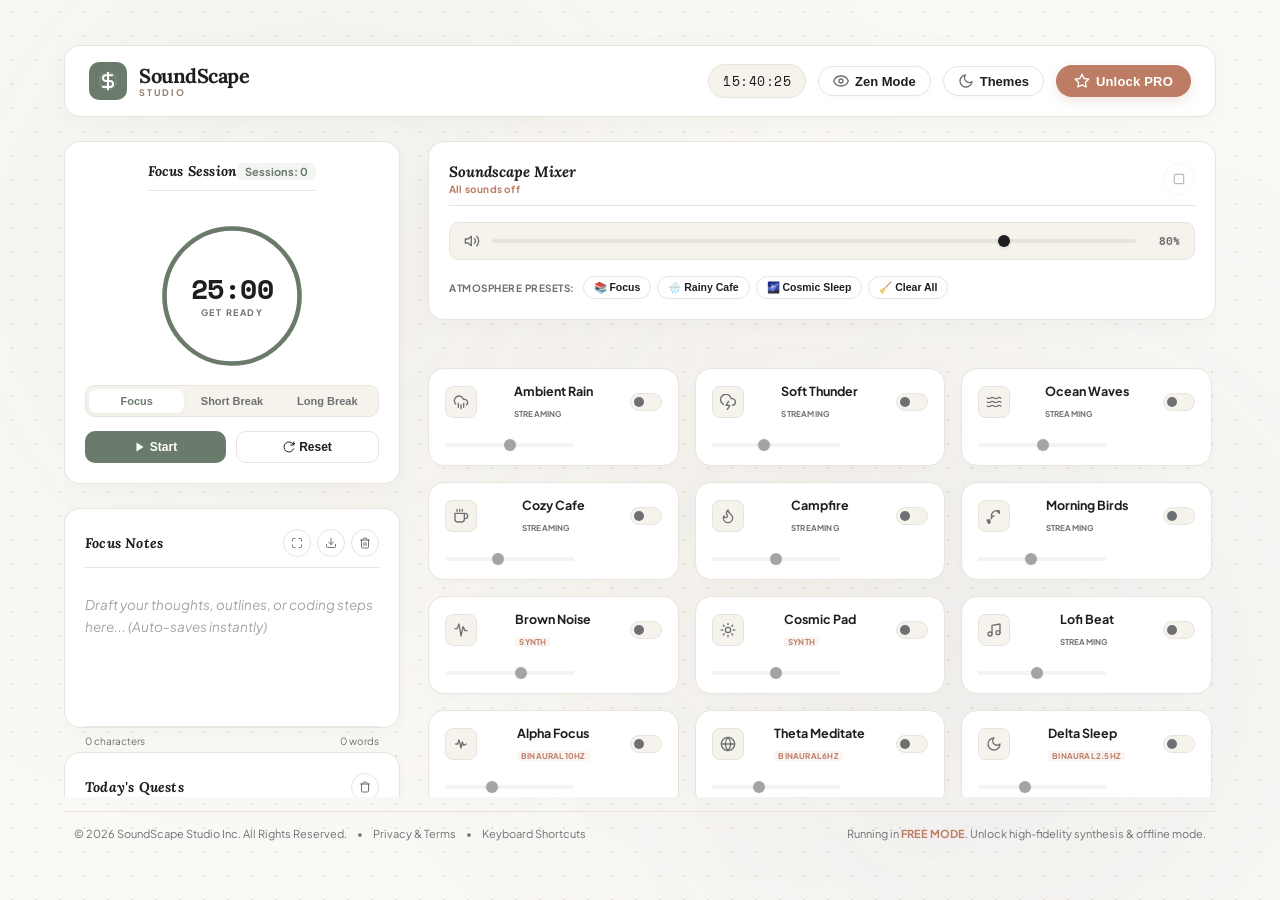
<file: index.html>
<!DOCTYPE html>
<html lang="en">
<head>
  <meta charset="UTF-8">
  <meta name="viewport" content="width=device-width, initial-scale=1.0">
  <title>SoundScape Studio | Your Premium Ambient Focus Workspace</title>
  <meta name="description" content="An immersive, premium focus workspace featuring an ambient sound mixer, dynamic Pomodoro timer, auto-saving notepad, and task checklist. Stay productive with offline-first sound synthesis.">
  
  <!-- Classical & Modern Typography from Google Fonts -->
  <link rel="preconnect" href="https://fonts.googleapis.com">
  <link rel="preconnect" href="https://fonts.gstatic.com" crossorigin>
  <link href="https://fonts.googleapis.com/css2?family=Lora:ital,wght@0,400..700;1,400..700&family=Plus+Jakarta+Sans:wght@300;400;500;600;700;800&family=Space+Mono:wght@400;700&display=swap" rel="stylesheet">
  
  <!-- CSS Styling Sheet -->
  <link rel="stylesheet" href="styles.css">
</head>
<body>

  <!-- Floating Background Aurora Gradients -->
  <div class="aurora-container" id="auroraContainer">
    <div class="aurora aurora-1"></div>
    <div class="aurora aurora-2"></div>
    <div class="aurora aurora-3"></div>
  </div>

  <!-- Central Dashboard Wrapper -->
  <div class="dashboard-wrapper" id="dashboardWrapper">
    
    <!-- Header -->
    <header class="app-header glass-card">
      <div class="logo-container">
        <div class="logo-icon-wrapper">
          <svg class="logo-svg" viewBox="0 0 24 24" fill="none" stroke="currentColor" stroke-width="2.5">
            <path d="M12 2v20M17 5H9.5a3.5 3.5 0 0 0 0 7h5a3.5 3.5 0 0 1 0 7H6" stroke-linecap="round" stroke-linejoin="round"/>
            <circle cx="12" cy="12" r="10" stroke-opacity="0.1" />
          </svg>
        </div>
        <div class="logo-text">
          <h1>SoundScape</h1>
          <span class="logo-subtext">STUDIO</span>
        </div>
      </div>
      
      <!-- Right Header Actions -->
      <div class="header-actions">
        <!-- Live Clock -->
        <div class="clock-widget glass-pill" id="liveClock">
          00:00:00
        </div>
        
        <!-- Toggle Widgets Control -->
        <button class="icon-btn glass-pill" id="toggleUiBtn" title="Zen Mode (Hide/Show UI)">
          <svg class="icon" viewBox="0 0 24 24" fill="none" stroke="currentColor" stroke-width="2" stroke-linecap="round" stroke-linejoin="round">
            <path d="M15 12a3 3 0 1 1-6 0 3 3 0 0 1 6 0Z" />
            <path d="M12 4.5C7 4.5 2.73 7.61 1 12c1.73 4.39 6 7.5 11 7.5s9.27-3.11 11-7.5c-1.73-4.39-6-7.5-11-7.5Z" />
          </svg>
          <span class="btn-text">Zen Mode</span>
        </button>

        <!-- Quick Settings Menu Trigger -->
        <button class="icon-btn glass-pill" id="themeBtn" title="Customize Space Background">
          <svg class="icon" viewBox="0 0 24 24" fill="none" stroke="currentColor" stroke-width="2" stroke-linecap="round" stroke-linejoin="round">
            <path d="M21 12.79A9 9 0 1 1 11.21 3 7 7 0 0 0 21 12.79Z" />
          </svg>
          <span class="btn-text">Themes</span>
        </button>
        
        <!-- Unlock Pro SaaS Button -->
        <button class="pro-badge-btn glow-purple" id="unlockProBtn">
          <svg class="icon star-spin" viewBox="0 0 24 24" fill="none" stroke="currentColor" stroke-width="2" stroke-linecap="round" stroke-linejoin="round">
            <polygon points="12 2 15.09 8.26 22 9.27 17 14.14 18.18 21.02 12 17.77 5.82 21.02 7 14.14 2 9.27 8.91 8.26 12 2" />
          </svg>
          <span>Unlock PRO</span>
        </button>
      </div>
    </header>

    <!-- Main Workspace Content -->
    <main class="main-content">
      
      <!-- Left Column: Focus Hub (Widgets) -->
      <section class="workspace-section focus-hub">
        
        <!-- Pomodoro Timer Card -->
        <article class="glass-card timer-card" id="timerCard">
          <div class="card-header">
            <h2>Focus Session</h2>
            <div class="session-counter" id="completedSessions">Sessions: 0</div>
          </div>
          
          <div class="timer-display-container">
            <!-- SVG Circular Progress Ring -->
            <svg class="progress-ring" viewBox="0 0 200 200">
              <circle class="progress-ring-bg" cx="100" cy="100" r="90" stroke-width="6" />
              <circle class="progress-ring-fill" id="timerProgressCircle" cx="100" cy="100" r="90" stroke-width="6" stroke-dasharray="565.48" stroke-dashoffset="565.48" stroke-linecap="round"/>
            </svg>
            <div class="timer-text-overlay">
              <div class="timer-digits" id="timerDisplay">25:00</div>
              <div class="timer-state-label" id="timerStateLabel">GET READY</div>
            </div>
          </div>
          
          <!-- Timer Session Selector -->
          <div class="timer-modes-tabs">
            <button class="mode-tab active" data-mode="focus">Focus</button>
            <button class="mode-tab" data-mode="short">Short Break</button>
            <button class="mode-tab" data-mode="long">Long Break</button>
          </div>
          
          <!-- Timer Action Controls -->
          <div class="timer-controls">
            <button class="btn-primary" id="timerPlayPauseBtn" aria-label="Play/Pause Session">
              <svg class="btn-icon" viewBox="0 0 24 24" fill="currentColor">
                <polygon points="5 3 19 12 5 21 5 3"/>
              </svg>
              <span>Start</span>
            </button>
            
            <button class="btn-secondary" id="timerResetBtn" aria-label="Reset Timer">
              <svg class="btn-icon" viewBox="0 0 24 24" fill="none" stroke="currentColor" stroke-width="2" stroke-linecap="round" stroke-linejoin="round">
                <path d="M21.5 2v6h-6M21.34 15.57a10 10 0 1 1-.57-8.38l5.67-5.67" />
              </svg>
              <span>Reset</span>
            </button>
          </div>
        </article>

        <!-- Notepad Card -->
        <article class="glass-card notepad-card" id="notepadCard">
          <div class="card-header">
            <h2>Focus Notes</h2>
            <div class="notepad-controls">
              <!-- Full Screen Toggle -->
              <button class="card-action-btn" id="fullScreenNotesBtn" title="Full Screen Writing Space">
                <svg class="icon" viewBox="0 0 24 24" fill="none" stroke="currentColor" stroke-width="2" stroke-linecap="round" stroke-linejoin="round">
                  <path d="M8 3H5a2 2 0 0 0-2 2v3M21 8V5a2 2 0 0 0-2-2h-3M3 16v3a2 2 0 0 0 2 2h3M16 21h3a2 2 0 0 0 2-2v-3" />
                </svg>
              </button>
              <!-- Export Notes -->
              <button class="card-action-btn" id="exportNotesBtn" title="Export Notes as TXT">
                <svg class="icon" viewBox="0 0 24 24" fill="none" stroke="currentColor" stroke-width="2" stroke-linecap="round" stroke-linejoin="round">
                  <path d="M21 15v4a2 2 0 0 1-2 2H5a2 2 0 0 1-2-2v-4M7 10l5 5 5-5M12 15V3" />
                </svg>
              </button>
              <!-- Clear Notes -->
              <button class="card-action-btn delete-action" id="clearNotesBtn" title="Clear All Text">
                <svg class="icon" viewBox="0 0 24 24" fill="none" stroke="currentColor" stroke-width="2" stroke-linecap="round" stroke-linejoin="round">
                  <path d="M3 6h18M19 6v14c0 1-1 2-2 2H7c-1 0-2-1-2-2V6M8 6V4c0-1 1-2 2-2h4c1 0 2 1 2 2v2M10 11v6M14 11v6" />
                </svg>
              </button>
            </div>
          </div>
          
          <div class="textarea-container">
            <textarea id="focusNotepad" placeholder="Draft your thoughts, outlines, or coding steps here... (Auto-saves instantly)"></textarea>
          </div>
          
          <div class="notepad-footer">
            <span id="charCount">0 characters</span>
            <span id="wordCount">0 words</span>
          </div>
        </article>

        <!-- Task Checklist Card -->
        <article class="glass-card checklist-card" id="checklistCard">
          <div class="card-header">
            <h2>Today's Quests</h2>
            <button class="card-action-btn" id="clearCompletedTasksBtn" title="Remove Completed Quests">
              <svg class="icon" viewBox="0 0 24 24" fill="none" stroke="currentColor" stroke-width="2" stroke-linecap="round" stroke-linejoin="round">
                <path d="M3 6h18M19 6v14c0 1-1 2-2 2H7c-1 0-2-1-2-2V6M8 6V4c0-1 1-2 2-2h4c1 0 2 1 2 2v2" />
              </svg>
            </button>
          </div>
          
          <!-- Add Task Form -->
          <form class="add-task-form" id="addTaskForm">
            <input type="text" id="taskInput" placeholder="Add a focus quest..." required autocomplete="off">
            <button type="submit" class="add-task-btn" aria-label="Add Quest">
              <svg viewBox="0 0 24 24" fill="none" stroke="currentColor" stroke-width="2.5" stroke-linecap="round" stroke-linejoin="round">
                <line x1="12" y1="5" x2="12" y2="19"></line>
                <line x1="5" y1="12" x2="19" y2="12"></line>
              </svg>
            </button>
          </form>

          <!-- Scrollable Task List -->
          <div class="tasks-container">
            <ul class="task-list" id="taskList">
              <!-- Dynamic List Items -->
            </ul>
          </div>
        </article>

      </section>

      <!-- Right Column: Soundscape Mixer -->
      <section class="workspace-section soundscape-mixer">
        
        <!-- Master Control Dashboard -->
        <article class="glass-card master-mixer-card">
          <div class="master-header">
            <div class="master-indicator">
              <h2>Soundscape Mixer</h2>
              <span class="active-sounds-indicator" id="activeSoundsCount">All sounds off</span>
            </div>
            
            <!-- Global Stop All Button -->
            <button class="btn-icon-only glass-pill" id="stopAllAudioBtn" title="Stop All Sounds" disabled>
              <svg class="icon" viewBox="0 0 24 24" fill="none" stroke="currentColor" stroke-width="2" stroke-linecap="round" stroke-linejoin="round">
                <rect x="4" y="4" width="16" height="16" rx="2" ry="2" />
              </svg>
            </button>
          </div>

          <!-- Master Volume Slider -->
          <div class="master-volume-container">
            <div class="volume-slider-row">
              <svg class="icon vol-icon" viewBox="0 0 24 24" fill="none" stroke="currentColor" stroke-width="2" stroke-linecap="round" stroke-linejoin="round">
                <polygon points="11 5 6 9 2 9 2 15 6 15 11 19 11 5" />
                <path d="M19.07 4.93a10 10 0 0 1 0 14.14M15.54 8.46a5 5 0 0 1 0 7.07" />
              </svg>
              <input type="range" class="modern-slider" id="masterVolumeSlider" min="0" max="100" value="80" aria-label="Master Volume">
              <span class="volume-percentage" id="masterVolumePct">80%</span>
            </div>
          </div>

          <!-- Quick Audio Presets Grid -->
          <div class="presets-container">
            <span class="presets-label">Atmosphere Presets:</span>
            <div class="presets-grid">
              <button class="preset-pill" data-preset="focus">📚 Focus</button>
              <button class="preset-pill" data-preset="rainy-cafe">🌧️ Rainy Cafe</button>
              <button class="preset-pill" data-preset="cosmic-sleep">🌌 Cosmic Sleep</button>
              <button class="preset-pill" data-preset="clear">🧹 Clear All</button>
            </div>
          </div>
        </article>

        <!-- Ambient Sound Cards Grid -->
        <div class="soundscape-grid" id="soundscapeGrid">
          
          <!-- Sound Card 1: Rain -->
          <div class="sound-card glass-card" data-sound-id="rain">
            <div class="card-audio-info">
              <div class="sound-icon-wrapper rain-color">
                <!-- Rain SVG -->
                <svg class="sound-svg" viewBox="0 0 24 24" fill="none" stroke="currentColor" stroke-width="2" stroke-linecap="round" stroke-linejoin="round">
                  <path d="M4 14.899A7 7 0 1 1 15.71 8h1.79a4.5 4.5 0 0 1 2.5 8.242M16 14v6M8 14v6M12 16v6" />
                </svg>
              </div>
              <div class="sound-details">
                <h3>Ambient Rain</h3>
                <span class="sound-badge">Streaming</span>
              </div>
              <label class="toggle-switch">
                <input type="checkbox" class="sound-toggle">
                <span class="slider-round"></span>
              </label>
            </div>
            <div class="card-volume-row">
              <input type="range" class="sound-volume-slider modern-slider" min="0" max="100" value="50" disabled>
            </div>
          </div>

          <!-- Sound Card 2: Distant Thunder -->
          <div class="sound-card glass-card" data-sound-id="thunder">
            <div class="card-audio-info">
              <div class="sound-icon-wrapper thunder-color">
                <!-- Thunder SVG -->
                <svg class="sound-svg" viewBox="0 0 24 24" fill="none" stroke="currentColor" stroke-width="2" stroke-linecap="round" stroke-linejoin="round">
                  <path d="M19 16.9A5 5 0 0 0 18 7h-1.26a8 8 0 1 0-11.62 8.58M13 11l-4 6h6l-4 6" />
                </svg>
              </div>
              <div class="sound-details">
                <h3>Soft Thunder</h3>
                <span class="sound-badge">Streaming</span>
              </div>
              <label class="toggle-switch">
                <input type="checkbox" class="sound-toggle">
                <span class="slider-round"></span>
              </label>
            </div>
            <div class="card-volume-row">
              <input type="range" class="sound-volume-slider modern-slider" min="0" max="100" value="40" disabled>
            </div>
          </div>

          <!-- Sound Card 3: Ocean Waves -->
          <div class="sound-card glass-card" data-sound-id="ocean">
            <div class="card-audio-info">
              <div class="sound-icon-wrapper ocean-color">
                <!-- Waves SVG -->
                <svg class="sound-svg" viewBox="0 0 24 24" fill="none" stroke="currentColor" stroke-width="2" stroke-linecap="round" stroke-linejoin="round">
                  <path d="M2 6c.6.5 1.2 1 2.5 1C7 7 7 5 9.5 5c2.6 0 2.6 2 5.1 2 2.5 0 2.5-2 5.1-2 1.3 0 1.9.5 2.5 1M2 12c.6.5 1.2 1 2.5 1C7 13 7 11 9.5 11c2.6 0 2.6 2 5.1 2 2.5 0 2.5-2 5.1-2 1.3 0 1.9.5 2.5 1M2 18c.6.5 1.2 1 2.5 1 2.5 0 2.5-2 5.1-2 2.5 0 2.5 2 5.1 2 2.5 0 2.5-2 5.1-2 1.3 0 1.9.5 2.5 1" />
                </svg>
              </div>
              <div class="sound-details">
                <h3>Ocean Waves</h3>
                <span class="sound-badge">Streaming</span>
              </div>
              <label class="toggle-switch">
                <input type="checkbox" class="sound-toggle">
                <span class="slider-round"></span>
              </label>
            </div>
            <div class="card-volume-row">
              <input type="range" class="sound-volume-slider modern-slider" min="0" max="100" value="50" disabled>
            </div>
          </div>

          <!-- Sound Card 4: Cozy Cafe -->
          <div class="sound-card glass-card" data-sound-id="cafe">
            <div class="card-audio-info">
              <div class="sound-icon-wrapper cafe-color">
                <!-- Cafe SVG -->
                <svg class="sound-svg" viewBox="0 0 24 24" fill="none" stroke="currentColor" stroke-width="2" stroke-linecap="round" stroke-linejoin="round">
                  <path d="M17 8h1a4 4 0 1 1 0 8h-1M3 8h14v9a4 4 0 0 1-4 4H7a4 4 0 0 1-4-4V8zM6 2v3M10 2v3M14 2v3" />
                </svg>
              </div>
              <div class="sound-details">
                <h3>Cozy Cafe</h3>
                <span class="sound-badge">Streaming</span>
              </div>
              <label class="toggle-switch">
                <input type="checkbox" class="sound-toggle">
                <span class="slider-round"></span>
              </label>
            </div>
            <div class="card-volume-row">
              <input type="range" class="sound-volume-slider modern-slider" min="0" max="100" value="40" disabled>
            </div>
          </div>

          <!-- Sound Card 5: Crackling Fire -->
          <div class="sound-card glass-card" data-sound-id="campfire">
            <div class="card-audio-info">
              <div class="sound-icon-wrapper fire-color">
                <!-- Fire SVG -->
                <svg class="sound-svg" viewBox="0 0 24 24" fill="none" stroke="currentColor" stroke-width="2" stroke-linecap="round" stroke-linejoin="round">
                  <path d="M8.5 14.5A2.5 2.5 0 0 0 11 12c0-1.38-.5-2-1-3-1.072-2.143-.224-4.054 2-6 .5 2.5 2 4.9 4 6.5 2 1.6 3 3.5 3 5.5a7 7 0 1 1-14 0c0-1.153.433-2.294 1-3a2.5 2.5 0 0 0 2.5 2.5z" />
                </svg>
              </div>
              <div class="sound-details">
                <h3>Campfire</h3>
                <span class="sound-badge">Streaming</span>
              </div>
              <label class="toggle-switch">
                <input type="checkbox" class="sound-toggle">
                <span class="slider-round"></span>
              </label>
            </div>
            <div class="card-volume-row">
              <input type="range" class="sound-volume-slider modern-slider" min="0" max="100" value="50" disabled>
            </div>
          </div>

          <!-- Sound Card 6: Morning Birds -->
          <div class="sound-card glass-card" data-sound-id="birds">
            <div class="card-audio-info">
              <div class="sound-icon-wrapper birds-color">
                <!-- Birds SVG -->
                <svg class="sound-svg" viewBox="0 0 24 24" fill="none" stroke="currentColor" stroke-width="2" stroke-linecap="round" stroke-linejoin="round">
                  <path d="M16 4h3a1 1 0 0 1 1 1v3M16 4l4 4M16 4a8 8 0 0 0-8 8M12 12a4 4 0 0 0-4 4M2 18h3a1 1 0 0 1 1 1v3M2 18l4 4M2 18a8 8 0 0 0 8 8" />
                </svg>
              </div>
              <div class="sound-details">
                <h3>Morning Birds</h3>
                <span class="sound-badge">Streaming</span>
              </div>
              <label class="toggle-switch">
                <input type="checkbox" class="sound-toggle">
                <span class="slider-round"></span>
              </label>
            </div>
            <div class="card-volume-row">
              <input type="range" class="sound-volume-slider modern-slider" min="0" max="100" value="40" disabled>
            </div>
          </div>

          <!-- Sound Card 7: Brown Noise (Synthesizer generated) -->
          <div class="sound-card glass-card" data-sound-id="brownnoise">
            <div class="card-audio-info">
              <div class="sound-icon-wrapper synth-color">
                <!-- Waveform SVG -->
                <svg class="sound-svg" viewBox="0 0 24 24" fill="none" stroke="currentColor" stroke-width="2" stroke-linecap="round" stroke-linejoin="round">
                  <path d="M3 10h3l3-7 3 18 3-14 3 6h3" />
                </svg>
              </div>
              <div class="sound-details">
                <h3>Brown Noise</h3>
                <span class="sound-badge pro-badge">SYNTH</span>
              </div>
              <label class="toggle-switch">
                <input type="checkbox" class="sound-toggle">
                <span class="slider-round"></span>
              </label>
            </div>
            <div class="card-volume-row">
              <input type="range" class="sound-volume-slider modern-slider" min="0" max="100" value="60" disabled>
            </div>
          </div>

          <!-- Sound Card 8: Deep Space Pad (Synthesizer generated) -->
          <div class="sound-card glass-card" data-sound-id="spacepad">
            <div class="card-audio-info">
              <div class="sound-icon-wrapper space-color">
                <!-- Cosmic SVG -->
                <svg class="sound-svg" viewBox="0 0 24 24" fill="none" stroke="currentColor" stroke-width="2" stroke-linecap="round" stroke-linejoin="round">
                  <path d="M12 2v2M12 20v2M4.93 4.93l1.41 1.41M17.66 17.66l1.41 1.41M2 12h2M20 12h2M6.34 17.66l-1.41 1.41M19.07 4.93l-1.41 1.41" />
                  <circle cx="12" cy="12" r="4" />
                </svg>
              </div>
              <div class="sound-details">
                <h3>Cosmic Pad</h3>
                <span class="sound-badge pro-badge">SYNTH</span>
              </div>
              <label class="toggle-switch">
                <input type="checkbox" class="sound-toggle">
                <span class="slider-round"></span>
              </label>
            </div>
            <div class="card-volume-row">
              <input type="range" class="sound-volume-slider modern-slider" min="0" max="100" value="50" disabled>
            </div>
          </div>

          <!-- Sound Card 9: Lofi Beat Loop -->
          <div class="sound-card glass-card" data-sound-id="lofi">
            <div class="card-audio-info">
              <div class="sound-icon-wrapper music-color">
                <!-- Music Note SVG -->
                <svg class="sound-svg" viewBox="0 0 24 24" fill="none" stroke="currentColor" stroke-width="2" stroke-linecap="round" stroke-linejoin="round">
                  <path d="M9 18V5l12-2v13" />
                  <circle cx="6" cy="18" r="3" />
                  <circle cx="18" cy="16" r="3" />
                </svg>
              </div>
              <div class="sound-details">
                <h3>Lofi Beat</h3>
                <div class="lofi-track-container">
                  <span class="sound-badge" id="lofiTrackTitle">Streaming</span>
                  <button class="lofi-skip-btn" id="lofiSkipBtn" title="Next Track" style="display: none;">
                    <svg viewBox="0 0 24 24" fill="none" stroke="currentColor" stroke-width="2.5" stroke-linecap="round" stroke-linejoin="round">
                      <polygon points="5 4 15 12 5 20 5 4" fill="currentColor"/>
                      <line x1="19" y1="5" x2="19" y2="19" />
                    </svg>
                  </button>
                </div>
              </div>
              <label class="toggle-switch">
                <input type="checkbox" class="sound-toggle">
                <span class="slider-round"></span>
              </label>
            </div>
            <div class="card-volume-row">
              <input type="range" class="sound-volume-slider modern-slider" min="0" max="100" value="45" disabled>
            </div>
          </div>

          <!-- Sound Card 10: Alpha Focus Binaural Waves -->
          <div class="sound-card glass-card" data-sound-id="alpha">
            <div class="card-audio-info">
              <div class="sound-icon-wrapper synth-color">
                <!-- Brainwave Pulse SVG -->
                <svg class="sound-svg" viewBox="0 0 24 24" fill="none" stroke="currentColor" stroke-width="2" stroke-linecap="round" stroke-linejoin="round">
                  <path d="M4 12h3l2-6 3 12 2-9 2 5 4-2" />
                </svg>
              </div>
              <div class="sound-details">
                <h3>Alpha Focus</h3>
                <span class="sound-badge pro-badge">Binaural 10Hz</span>
              </div>
              <label class="toggle-switch">
                <input type="checkbox" class="sound-toggle">
                <span class="slider-round"></span>
              </label>
            </div>
            <div class="card-volume-row">
              <input type="range" class="sound-volume-slider modern-slider" min="0" max="100" value="35" disabled>
            </div>
          </div>

          <!-- Sound Card 11: Theta Meditation Binaural Waves -->
          <div class="sound-card glass-card" data-sound-id="theta">
            <div class="card-audio-info">
              <div class="sound-icon-wrapper space-color">
                <!-- Lotus/Zen Ring SVG -->
                <svg class="sound-svg" viewBox="0 0 24 24" fill="none" stroke="currentColor" stroke-width="2" stroke-linecap="round" stroke-linejoin="round">
                  <circle cx="12" cy="12" r="10" />
                  <path d="M12 2a15.3 15.3 0 0 1 4 10 15.3 15.3 0 0 1-4 10 15.3 15.3 0 0 1-4-10 15.3 15.3 0 0 1 4-10z" />
                  <path d="M2 12h20" />
                </svg>
              </div>
              <div class="sound-details">
                <h3>Theta Meditate</h3>
                <span class="sound-badge pro-badge">Binaural 6Hz</span>
              </div>
              <label class="toggle-switch">
                <input type="checkbox" class="sound-toggle">
                <span class="slider-round"></span>
              </label>
            </div>
            <div class="card-volume-row">
              <input type="range" class="sound-volume-slider modern-slider" min="0" max="100" value="35" disabled>
            </div>
          </div>

          <!-- Sound Card 12: Delta Sleep Binaural Waves -->
          <div class="sound-card glass-card" data-sound-id="delta">
            <div class="card-audio-info">
              <div class="sound-icon-wrapper music-color">
                <!-- Crescent Moon SVG -->
                <svg class="sound-svg" viewBox="0 0 24 24" fill="none" stroke="currentColor" stroke-width="2" stroke-linecap="round" stroke-linejoin="round">
                  <path d="M12 3a6 6 0 0 0 9 9 9 9 0 1 1-9-9Z" />
                </svg>
              </div>
              <div class="sound-details">
                <h3>Delta Sleep</h3>
                <span class="sound-badge pro-badge">Binaural 2.5Hz</span>
              </div>
              <label class="toggle-switch">
                <input type="checkbox" class="sound-toggle">
                <span class="slider-round"></span>
              </label>
            </div>
            <div class="card-volume-row">
              <input type="range" class="sound-volume-slider modern-slider" min="0" max="100" value="35" disabled>
            </div>
          </div>

        </div>
        
        <!-- Live Audio Waveform Visualizer -->
        <article class="glass-card visualizer-card">
          <div class="visualizer-header">
            <h3>Frequency Spectrum</h3>
            <div class="visualizer-mode" id="visualizerMode">Dynamic Spectrum</div>
          </div>
          <div class="visualizer-container">
            <canvas id="audioVisualizer" height="60"></canvas>
          </div>
        </article>

      </section>
      
    </main>

    <!-- Footer -->
    <footer class="app-footer">
      <div class="footer-links">
        <span>© 2026 SoundScape Studio Inc. All Rights Reserved.</span>
        <span>•</span>
        <a href="#" id="openPrivacyBtn">Privacy & Terms</a>
        <span>•</span>
        <a href="#" id="openHelpBtn">Keyboard Shortcuts</a>
      </div>
      <div class="premium-callout">
        <span>Running in <strong>FREE MODE</strong>. Unlock high-fidelity synthesis & offline mode.</span>
      </div>
    </footer>
  </div>

  <!-- THEME SELECTOR POPOVER / MODAL -->
  <div class="modal-backdrop" id="themeModalBackdrop">
    <div class="theme-popover glass-card">
      <div class="popover-header">
        <h3>Choose Workspace Atmosphere</h3>
        <button class="close-btn" id="closeThemeModalBtn">&times;</button>
      </div>
      <div class="theme-options-grid">
        <button class="theme-option-card active" data-theme="aurora">
          <div class="theme-preview theme-preview-aurora"></div>
          <span>Neon Aurora</span>
        </button>
        <button class="theme-option-card" data-theme="cyberpunk">
          <div class="theme-preview theme-preview-cyberpunk"></div>
          <span>Cyberpunk Rain</span>
        </button>
        <button class="theme-option-card" data-theme="forest">
          <div class="theme-preview theme-preview-forest"></div>
          <span>Cozy Forest</span>
        </button>
        <button class="theme-option-card" data-theme="midnight">
          <div class="theme-preview theme-preview-midnight"></div>
          <span>Midnight Space</span>
        </button>
      </div>
    </div>
  </div>

  <!-- PRO UPGRADE MODAL (License Key Flow via Lemon Squeezy) -->

  <!-- HELP MODAL / SHORTCUTS -->
  <div class="modal-backdrop" id="helpModalBackdrop">
    <div class="help-modal glass-card">
      <div class="popover-header">
        <h3>Keyboard Shortcuts & Help</h3>
        <button class="close-btn" id="closeHelpModalBtn">&times;</button>
      </div>
      <div class="help-content">
        <table class="shortcuts-table">
          <thead>
            <tr>
              <th>Key</th>
              <th>Action</th>
            </tr>
          </thead>
          <tbody>
            <tr>
              <td><kbd>Space</kbd></td>
              <td>Start / Pause Pomodoro Timer</td>
            </tr>
            <tr>
              <td><kbd>Esc</kbd></td>
              <td>Exit Full Screen Focus Mode</td>
            </tr>
            <tr>
              <td><kbd>Alt</kbd> + <kbd>Z</kbd></td>
              <td>Toggle Zen Mode (Hide UI controls)</td>
            </tr>
            <tr>
              <td><kbd>Alt</kbd> + <kbd>S</kbd></td>
              <td>Stop All Audio Channels</td>
            </tr>
            <tr>
              <td><kbd>Alt</kbd> + <kbd>N</kbd></td>
              <td>Focus Notepad Textarea</td>
            </tr>
          </tbody>
        </table>
        
        <div class="help-text-block">
          <h4>Did you know?</h4>
          <p>The ASMR keyboard click sound synthesizes a real mechanical key press using sine wave sweeps and noise transients dynamically in your browser! It plays only while you write in your notepad, keeping you in deep cognitive flow.</p>
        </div>
      </div>
    </div>
  </div>

  <!-- Premium Upgrade Modal -->
  <div class="modal-overlay" id="premiumModal">
    <div class="modal-content premium-modal">
      <div class="modal-header">
        <h2>✨ Unlock SoundScape Premium</h2>
        <button class="icon-button close-modal" id="closePremiumModal" aria-label="Close modal">×</button>
      </div>
      <div class="modal-body">
        <p>Take your focus to the next level with our premium audio features!</p>
        <ul class="premium-features-list">
          <li>✓ 17 Authentic offline Lo-Fi Tracks</li>
          <li>✓ Procedural Audio Synthesizers (Brown Noise, Space Pads)</li>
          <li>✓ Brainwave Entrainment (Alpha/Theta/Delta waves)</li>
          <li>✓ Support independent development</li>
        </ul>
        <div class="premium-pricing">
          <span class="price">$5.00</span>
          <span class="billing">one-time payment</span>
        </div>
        <button class="primary-button cta-button" id="upgradeBtn">
          Get a License Key ✨
        </button>
        
        <div class="license-section">
          <p class="license-label">Already have a License Key?</p>
          <div class="license-input-group">
            <input type="text" id="licenseKeyInput" class="license-input" placeholder="Paste your license key here..." autocomplete="off" spellcheck="false">
            <button class="secondary-button" id="verifyLicenseBtn">Verify</button>
          </div>
          <p id="licenseMessage" class="license-message"></p>
        </div>
        
        <p class="premium-footer">Payments secured by Lemon Squeezy.</p>
      </div>
    </div>
  </div>

  <!-- Scripts -->
  <script src="storage.js"></script>
  <script src="audio.js"></script>
  <script src="timer.js"></script>
  <script src="app.js"></script>
</body>
</html>
</file>
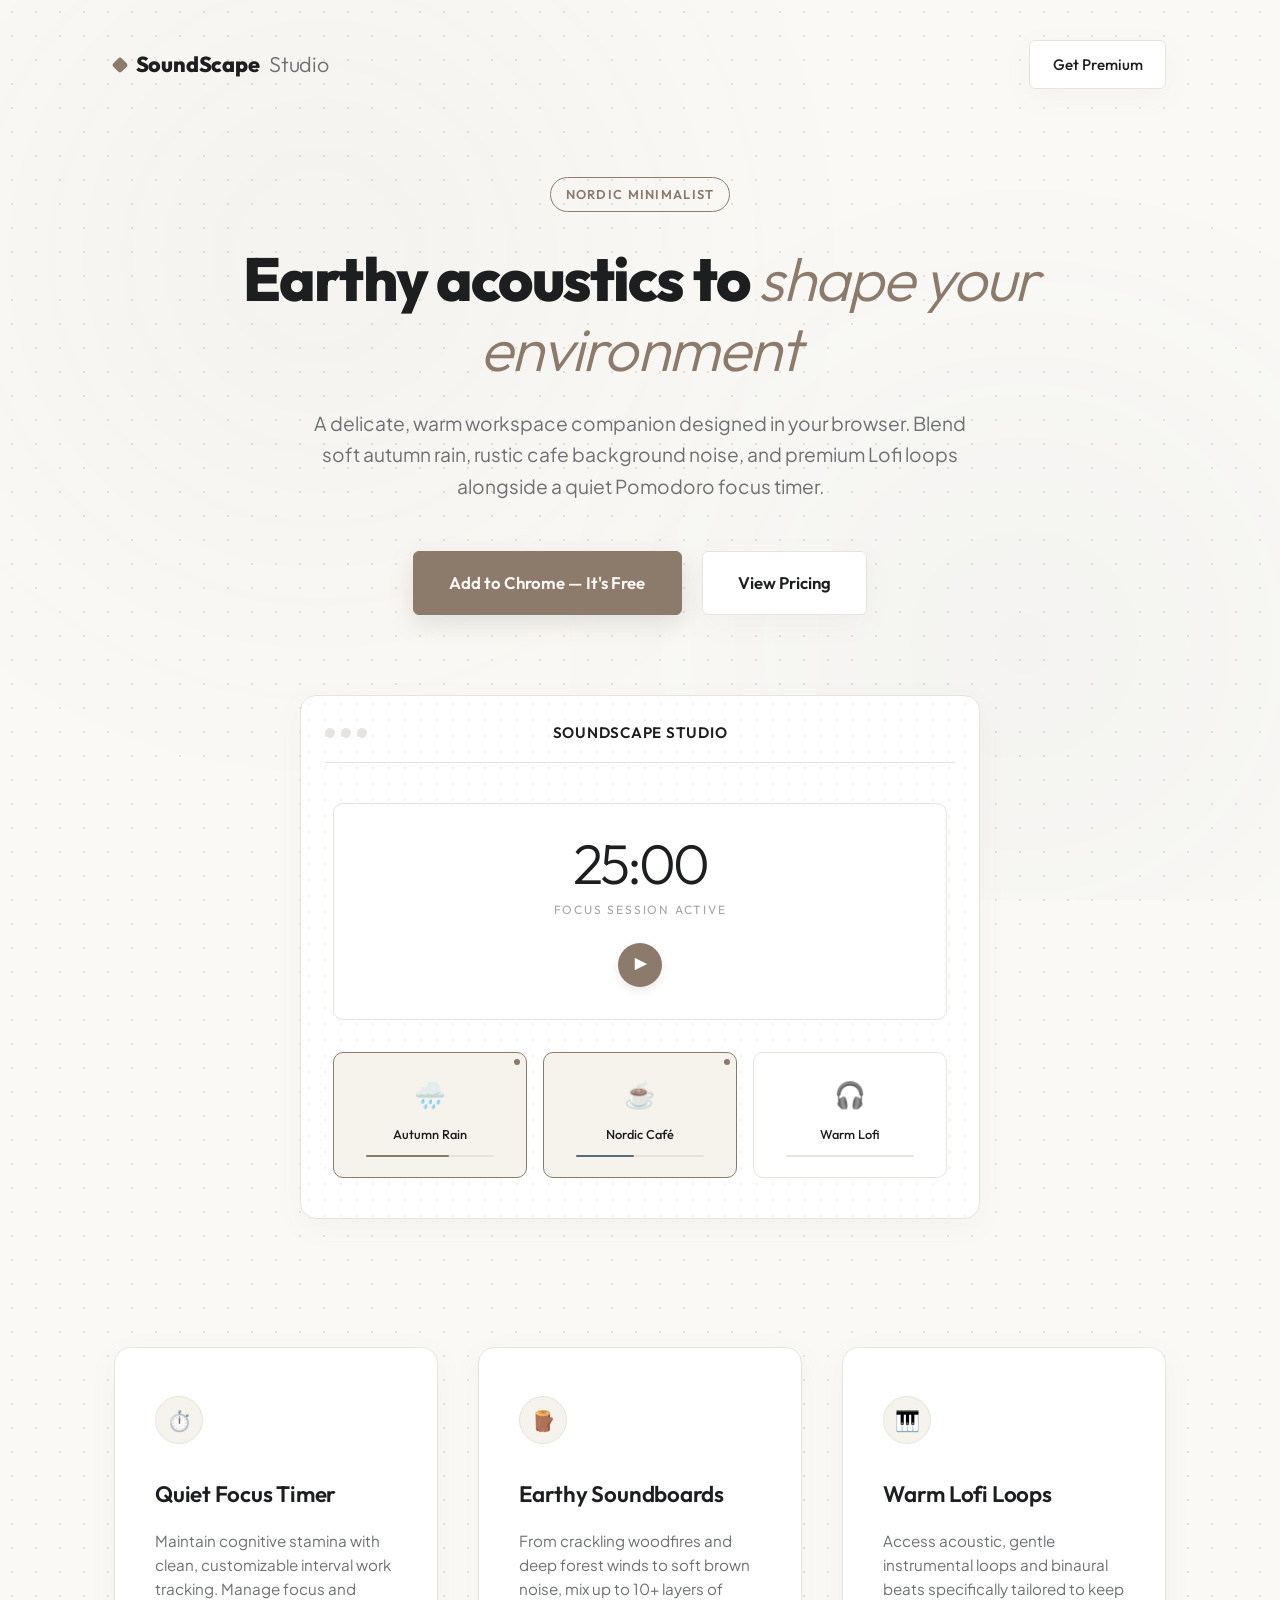
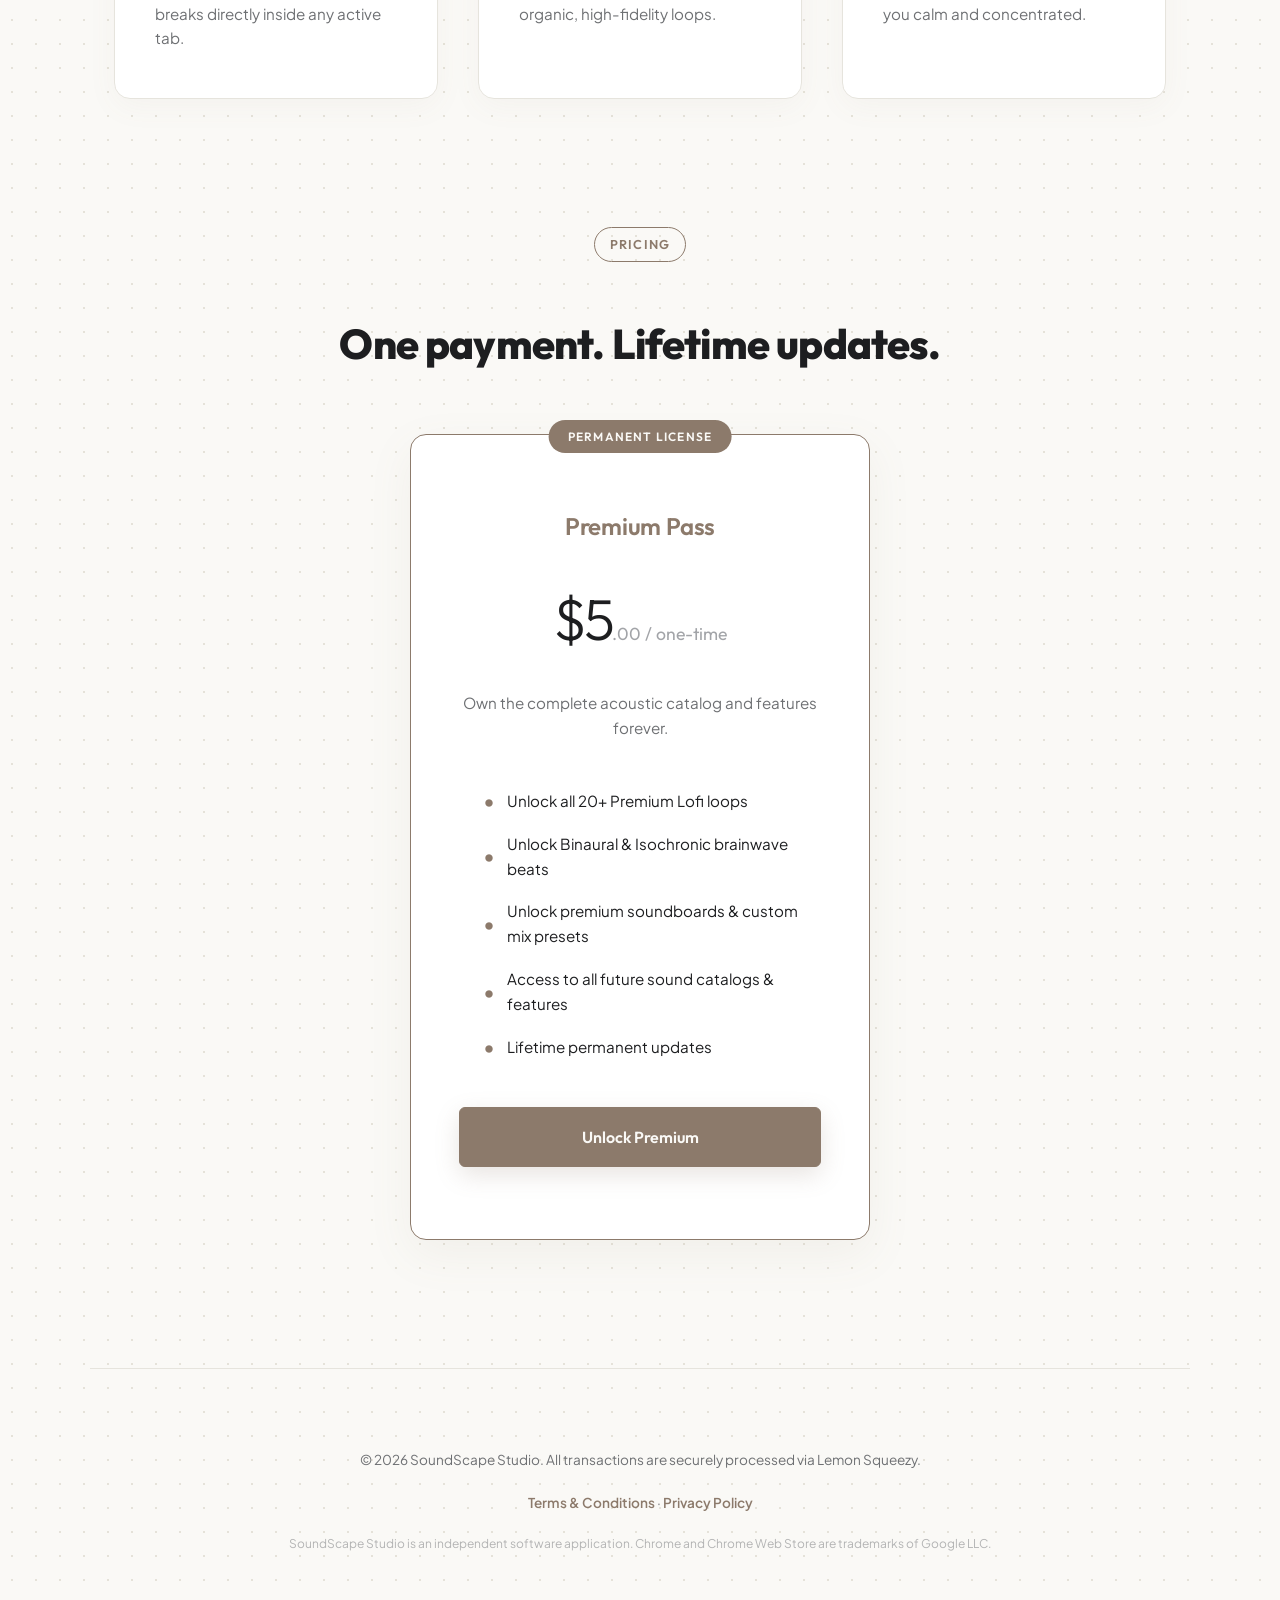
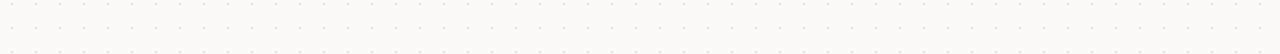
<file: docs/index.html>
<!DOCTYPE html>
<html lang="en">
<head>
    <meta charset="UTF-8">
    <meta name="viewport" content="width=device-width, initial-scale=1.0">
    <title>SoundScape Studio - Focus, Lofi & Ambient Soundscapes</title>
    <!-- Google Fonts -->
    <link rel="preconnect" href="https://fonts.googleapis.com">
    <link rel="preconnect" href="https://fonts.gstatic.com" crossorigin>
    <link href="https://fonts.googleapis.com/css2?family=Outfit:wght@300;400;500;600;800&family=Plus+Jakarta+Sans:wght@300;400;500;600;700&display=swap" rel="stylesheet">
    <style>
        :root {
            /* Warm Linen Editorial Palette */
            --bg-linen: #FAF9F6;
            --panel-paper: #FFFFFF;
            --border-clay: #E6E4DD;
            --panel-hover: #F5F3EB;
            
            /* Earthy Nordic Accents */
            --color-oak: #8C7A6B;
            --color-slate: #5A6D7A;
            --color-clay-pink: #BD7C64;
            --color-sage: #6B7B6B;
            
            /* Typography */
            --text-charcoal: #1D1E20;
            --text-grey: #6E7073;
            --text-light-grey: #A2A4A8;
            
            /* Layout & Shadows */
            --radius-lg: 16px;
            --radius-md: 10px;
            --radius-sm: 6px;
            --shadow-subtle: 0 8px 30px rgba(140, 122, 107, 0.05);
            --transition-smooth: all 0.4s cubic-bezier(0.25, 1, 0.5, 1);
        }

        * {
            box-sizing: border-box;
            margin: 0;
            padding: 0;
        }

        body {
            font-family: 'Plus Jakarta Sans', sans-serif;
            background-color: var(--bg-linen);
            color: var(--text-charcoal);
            line-height: 1.65;
            overflow-x: hidden;
            -webkit-font-smoothing: antialiased;
            
            /* Dots paper texture */
            background-image: radial-gradient(#E5E2D9 1.2px, transparent 1.2px);
            background-size: 24px 24px;
        }

        /* Organic Background Atmosphere */
        .aurora-bg {
            position: fixed;
            top: 0;
            left: 0;
            width: 100vw;
            height: 100vh;
            z-index: -1;
            overflow: hidden;
            pointer-events: none;
        }

        .aurora {
            position: absolute;
            border-radius: 50%;
            filter: blur(140px);
            opacity: 0.08;
            pointer-events: none;
        }

        .aurora-1 {
            background: radial-gradient(circle, var(--color-oak) 0%, rgba(0,0,0,0) 80%);
            width: 60vw;
            height: 60vw;
            top: -10vw;
            left: -5vw;
        }

        .aurora-2 {
            background: radial-gradient(circle, var(--color-slate) 0%, rgba(0,0,0,0) 80%);
            width: 50vw;
            height: 50vw;
            bottom: -5vw;
            right: -5vw;
        }

        /* Header / Nav */
        header {
            max-width: 1100px;
            margin: 0 auto;
            padding: 2.5rem 1.5rem;
            display: flex;
            justify-content: space-between;
            align-items: center;
        }

        .logo {
            font-family: 'Outfit', sans-serif;
            font-size: 1.35rem;
            font-weight: 800;
            color: var(--text-charcoal);
            display: flex;
            align-items: center;
            gap: 0.6rem;
            text-decoration: none;
            letter-spacing: -0.01em;
        }

        .logo-mark {
            width: 12px;
            height: 12px;
            background-color: var(--color-oak);
            border-radius: 3px;
            transform: rotate(45deg);
            display: inline-block;
        }

        .logo span {
            font-weight: 300;
            color: var(--text-grey);
        }

        .nav-btn {
            font-family: 'Outfit', sans-serif;
            font-size: 0.95rem;
            background-color: var(--panel-paper);
            border: 1px solid var(--border-clay);
            color: var(--text-charcoal);
            padding: 0.7rem 1.4rem;
            border-radius: var(--radius-sm);
            font-weight: 500;
            text-decoration: none;
            transition: var(--transition-smooth);
            box-shadow: var(--shadow-subtle);
        }

        .nav-btn:hover {
            border-color: var(--color-oak);
            background-color: var(--panel-hover);
            transform: translateY(-1px);
        }

        /* Hero Section */
        .hero {
            max-width: 1100px;
            margin: 3rem auto 6rem auto;
            padding: 0 1.5rem;
            text-align: center;
            position: relative;
        }

        .editorial-tag {
            font-family: 'Outfit', sans-serif;
            font-size: 0.8rem;
            font-weight: 600;
            color: var(--color-oak);
            border: 1px solid var(--color-oak);
            padding: 0.35rem 0.9rem;
            border-radius: 50px;
            letter-spacing: 0.1em;
            text-transform: uppercase;
            display: inline-block;
            margin-bottom: 2rem;
        }

        h1 {
            font-family: 'Outfit', sans-serif;
            font-size: 3.8rem;
            font-weight: 800;
            line-height: 1.15;
            letter-spacing: -0.03em;
            margin-bottom: 1.5rem;
            color: var(--text-charcoal);
        }

        h1 em {
            font-family: 'Outfit', sans-serif;
            font-style: italic;
            font-weight: 300;
            color: var(--color-oak);
        }

        .subtitle {
            font-size: 1.2rem;
            color: var(--text-grey);
            max-width: 680px;
            margin: 0 auto 3rem auto;
            font-weight: 400;
        }

        .cta-group {
            display: flex;
            justify-content: center;
            gap: 1.25rem;
            margin-bottom: 5rem;
        }

        .btn-primary {
            background-color: var(--color-oak);
            border: 1px solid var(--color-oak);
            color: var(--bg-linen);
            font-weight: 600;
            padding: 1.1rem 2.2rem;
            border-radius: var(--radius-sm);
            font-size: 1.05rem;
            text-decoration: none;
            transition: var(--transition-smooth);
            box-shadow: 0 8px 25px rgba(140, 122, 107, 0.2);
            font-family: 'Outfit', sans-serif;
        }

        .btn-primary:hover {
            background-color: #79685a;
            border-color: #79685a;
            transform: translateY(-2px);
            box-shadow: 0 12px 30px rgba(140, 122, 107, 0.3);
        }

        .btn-secondary {
            background-color: var(--panel-paper);
            border: 1px solid var(--border-clay);
            color: var(--text-charcoal);
            font-weight: 600;
            padding: 1.1rem 2.2rem;
            border-radius: var(--radius-sm);
            font-size: 1.05rem;
            text-decoration: none;
            transition: var(--transition-smooth);
            box-shadow: var(--shadow-subtle);
            font-family: 'Outfit', sans-serif;
        }

        .btn-secondary:hover {
            background-color: var(--panel-hover);
            border-color: var(--text-light-grey);
            transform: translateY(-2px);
        }

        /* Extension Layout Mockup */
        .mockup-outer {
            max-width: 680px;
            margin: 0 auto;
            background-color: var(--panel-paper);
            border: 1px solid var(--border-clay);
            border-radius: var(--radius-lg);
            padding: 1.5rem;
            box-shadow: var(--shadow-subtle);
            position: relative;
            background-image: radial-gradient(#F5F3EB 1.2px, transparent 1.2px);
            background-size: 16px 16px;
        }

        .mockup-nav {
            display: flex;
            justify-content: space-between;
            align-items: center;
            border-bottom: 1px solid var(--border-clay);
            padding-bottom: 1rem;
            margin-bottom: 1.5rem;
        }

        .mockup-controls {
            display: flex;
            gap: 6px;
        }

        .mockup-dot {
            width: 10px;
            height: 10px;
            border-radius: 50%;
            background-color: var(--border-clay);
        }

        .mockup-title {
            font-family: 'Outfit', sans-serif;
            font-size: 0.95rem;
            font-weight: 600;
            color: var(--text-charcoal);
            letter-spacing: 0.05em;
            text-transform: uppercase;
        }

        .mockup-body {
            display: flex;
            flex-direction: column;
            gap: 2rem;
            padding: 1rem 0.5rem;
        }

        /* Timer representation */
        .mockup-timer {
            text-align: center;
            border: 1px solid var(--border-clay);
            border-radius: var(--radius-md);
            padding: 2rem;
            background-color: var(--panel-paper);
            box-shadow: inset 0 2px 4px rgba(0,0,0,0.01);
        }

        .timer-time {
            font-family: 'Outfit', sans-serif;
            font-size: 3.5rem;
            font-weight: 300;
            color: var(--text-charcoal);
            letter-spacing: -0.05em;
            line-height: 1;
            margin-bottom: 0.5rem;
        }

        .timer-label {
            font-family: 'Outfit', sans-serif;
            font-size: 0.75rem;
            text-transform: uppercase;
            letter-spacing: 0.15em;
            color: var(--text-light-grey);
            margin-bottom: 1.5rem;
        }

        .timer-btn {
            display: inline-block;
            background-color: var(--color-oak);
            width: 44px;
            height: 44px;
            border-radius: 50%;
            line-height: 42px;
            color: #ffffff;
            font-size: 1rem;
            text-align: center;
            box-shadow: 0 4px 10px rgba(140, 122, 107, 0.15);
        }

        /* Sound Grid representation */
        .mockup-soundgrid {
            display: grid;
            grid-template-columns: repeat(3, 1fr);
            gap: 1rem;
        }

        .mockup-card {
            border: 1px solid var(--border-clay);
            border-radius: var(--radius-md);
            padding: 1.25rem 1rem;
            background-color: var(--panel-paper);
            text-align: center;
            transition: var(--transition-smooth);
            position: relative;
        }

        .mockup-card.active {
            border-color: var(--color-oak);
            background-color: var(--panel-hover);
        }

        .mockup-card.active::before {
            content: "";
            position: absolute;
            top: 6px;
            right: 6px;
            width: 6px;
            height: 6px;
            background-color: var(--color-oak);
            border-radius: 50%;
        }

        .card-icon {
            font-size: 1.6rem;
            margin-bottom: 0.5rem;
            opacity: 0.8;
        }

        .card-name {
            font-family: 'Outfit', sans-serif;
            font-size: 0.8rem;
            font-weight: 500;
            color: var(--text-charcoal);
        }

        .slider-bar {
            width: 80%;
            height: 2px;
            background-color: var(--border-clay);
            margin: 10px auto 0 auto;
            position: relative;
            border-radius: 2px;
        }

        .slider-fill {
            position: absolute;
            left: 0;
            top: 0;
            height: 100%;
            width: 65%;
            background-color: var(--color-oak);
            border-radius: 2px;
        }

        .slider-fill.sage { background-color: var(--color-sage); }
        .slider-fill.slate { background-color: var(--color-slate); }

        /* Features Section */
        .features {
            max-width: 1100px;
            margin: 8rem auto 4rem auto;
            padding: 0 1.5rem;
            display: grid;
            grid-template-columns: repeat(auto-fit, minmax(300px, 1fr));
            gap: 2.5rem;
        }

        .feature-card {
            background-color: var(--panel-paper);
            border: 1px solid var(--border-clay);
            padding: 3rem 2.5rem;
            border-radius: var(--radius-lg);
            transition: var(--transition-smooth);
            box-shadow: var(--shadow-subtle);
        }

        .feature-card:hover {
            border-color: var(--color-oak);
            transform: translateY(-4px);
        }

        .feature-icon-circle {
            width: 48px;
            height: 48px;
            border-radius: 50%;
            background-color: var(--panel-hover);
            border: 1px solid var(--border-clay);
            display: flex;
            align-items: center;
            justify-content: center;
            margin-bottom: 2rem;
            font-size: 1.25rem;
            color: var(--color-oak);
        }

        .feature-card h3 {
            font-family: 'Outfit', sans-serif;
            font-size: 1.4rem;
            font-weight: 600;
            margin-bottom: 1rem;
            color: var(--text-charcoal);
            letter-spacing: -0.01em;
        }

        .feature-card p {
            color: var(--text-grey);
            font-size: 0.95rem;
            line-height: 1.6;
        }

        /* Pricing Section */
        .pricing {
            max-width: 1100px;
            margin: 8rem auto;
            padding: 0 1.5rem;
            text-align: center;
        }

        .pricing h2 {
            font-family: 'Outfit', sans-serif;
            font-size: 2.6rem;
            font-weight: 800;
            margin: 1rem 0 3.5rem 0;
            letter-spacing: -0.02em;
        }

        .pricing-card {
            background-color: var(--panel-paper);
            border: 1px solid var(--color-oak);
            border-radius: var(--radius-lg);
            padding: 4.5rem 3rem;
            max-width: 460px;
            margin: 0 auto;
            position: relative;
            box-shadow: 0 15px 45px rgba(140, 122, 107, 0.08);
        }

        .popular-badge {
            font-family: 'Outfit', sans-serif;
            background-color: var(--color-oak);
            color: var(--bg-linen);
            font-size: 0.75rem;
            font-weight: 600;
            padding: 0.4rem 1.2rem;
            border-radius: 50px;
            position: absolute;
            top: -15px;
            left: 50%;
            transform: translateX(-50%);
            text-transform: uppercase;
            letter-spacing: 0.1em;
        }

        .price-val {
            font-family: 'Outfit', sans-serif;
            font-size: 3.6rem;
            font-weight: 300;
            margin: 1.5rem 0;
            color: var(--text-charcoal);
            letter-spacing: -0.05em;
        }

        .price-val span {
            font-size: 1.1rem;
            color: var(--text-light-grey);
            font-weight: 400;
            letter-spacing: 0;
        }

        .pricing-features {
            list-style: none;
            margin: 3rem 0;
            text-align: left;
            padding-left: 1.5rem;
        }

        .pricing-features li {
            margin-bottom: 1.1rem;
            color: var(--text-charcoal);
            display: flex;
            align-items: center;
            gap: 12px;
            font-size: 0.95rem;
        }

        .pricing-features li::before {
            content: "•";
            color: var(--color-oak);
            font-size: 1.4rem;
            line-height: 1;
        }

        /* Footer */
        footer {
            border-top: 1px solid var(--border-clay);
            padding: 5rem 1.5rem;
            text-align: center;
            max-width: 1100px;
            margin: 0 auto;
            color: var(--text-grey);
            font-size: 0.85rem;
        }

        footer p {
            margin-bottom: 1.25rem;
        }

        @media (max-width: 768px) {
            h1 { font-size: 2.5rem; }
            .cta-group { flex-direction: column; gap: 1rem; }
            .btn-primary, .btn-secondary { text-align: center; }
            .mockup-soundgrid { grid-template-columns: repeat(2, 1fr); }
        }
    </style>
</head>
<body>

    <div class="aurora-bg">
        <div class="aurora aurora-1"></div>
        <div class="aurora aurora-2"></div>
    </div>

    <header>
        <a href="#" class="logo">
            <span class="logo-mark"></span>
            SoundScape <span>Studio</span>
        </a>
        <a href="#pricing" class="nav-btn">Get Premium</a>
    </header>

    <section class="hero">
        <div class="editorial-tag">Nordic Minimalist</div>
        <h1>Earthy acoustics to <em>shape your environment</em></h1>
        <p class="subtitle">A delicate, warm workspace companion designed in your browser. Blend soft autumn rain, rustic cafe background noise, and premium Lofi loops alongside a quiet Pomodoro focus timer.</p>
        
        <div class="cta-group">
            <a href="https://chrome.google.com/webstore" class="btn-primary" target="_blank">Add to Chrome — It's Free</a>
            <a href="#pricing" class="btn-secondary">View Pricing</a>
        </div>

        <div class="mockup-outer">
            <div class="mockup-nav">
                <div class="mockup-controls">
                    <span class="mockup-dot"></span>
                    <span class="mockup-dot"></span>
                    <span class="mockup-dot"></span>
                </div>
                <div class="mockup-title">SoundScape Studio</div>
                <div style="width: 42px;"></div>
            </div>

            <div class="mockup-body">
                <div class="mockup-timer">
                    <div class="timer-time">25:00</div>
                    <div class="timer-label">Focus Session Active</div>
                    <div class="timer-btn">▶</div>
                </div>

                <div class="mockup-soundgrid">
                    <div class="mockup-card active">
                        <div class="card-icon">🌧️</div>
                        <div class="card-name">Autumn Rain</div>
                        <div class="slider-bar">
                            <div class="slider-fill"></div>
                        </div>
                    </div>
                    <div class="mockup-card active">
                        <div class="card-icon">☕</div>
                        <div class="card-name">Nordic Café</div>
                        <div class="slider-bar">
                            <div class="slider-fill slate" style="width: 45%;"></div>
                        </div>
                    </div>
                    <div class="mockup-card">
                        <div class="card-icon">🎧</div>
                        <div class="card-name">Warm Lofi</div>
                        <div class="slider-bar">
                            <div class="slider-fill sage" style="width: 0%;"></div>
                        </div>
                    </div>
                </div>
            </div>
        </div>
    </section>

    <section class="features">
        <div class="feature-card">
            <div class="feature-icon-circle">⏱️</div>
            <h3>Quiet Focus Timer</h3>
            <p>Maintain cognitive stamina with clean, customizable interval work tracking. Manage focus and breaks directly inside any active tab.</p>
        </div>
        <div class="feature-card">
            <div class="feature-icon-circle">🪵</div>
            <h3>Earthy Soundboards</h3>
            <p>From crackling woodfires and deep forest winds to soft brown noise, mix up to 10+ layers of organic, high-fidelity loops.</p>
        </div>
        <div class="feature-card">
            <div class="feature-icon-circle">🎹</div>
            <h3>Warm Lofi Loops</h3>
            <p>Access acoustic, gentle instrumental loops and binaural beats specifically tailored to keep you calm and concentrated.</p>
        </div>
    </section>

    <section class="pricing" id="pricing">
        <div class="editorial-tag">Pricing</div>
        <h2>One payment. Lifetime updates.</h2>
        
        <div class="pricing-card">
            <div class="popular-badge">Permanent License</div>
            <h3 style="font-family: 'Outfit', sans-serif; font-size: 1.5rem; font-weight: 600; color: var(--color-oak); letter-spacing: -0.01em;">Premium Pass</h3>
            <div class="price-val">$5<span>.00 / one-time</span></div>
            <p style="color: var(--text-grey); margin-bottom: 2rem; font-size: 0.95rem;">Own the complete acoustic catalog and features forever.</p>
            
            <ul class="pricing-features">
                <li>Unlock all 20+ Premium Lofi loops</li>
                <li>Unlock Binaural & Isochronic brainwave beats</li>
                <li>Unlock premium soundboards & custom mix presets</li>
                <li>Access to all future sound catalogs & features</li>
                <li>Lifetime permanent updates</li>
            </ul>

            <a href="https://soundscapestudio.lemonsqueezy.com/checkout/buy/e9d18e00-41a8-4850-a0dc-2d8d52a1dab6" class="btn-primary" style="display: block; text-align: center; font-size: 1rem; padding: 1rem;" target="_blank">Unlock Premium</a>
        </div>
    </section>

    <footer>
        <p>&copy; 2026 SoundScape Studio. All transactions are securely processed via Lemon Squeezy.</p>
        <p style="margin-bottom: 1.25rem;">
            <a href="terms.html" style="color: var(--color-oak); text-decoration: none; font-weight: 600; transition: var(--transition-smooth);" onmouseover="this.style.color='#79685a'" onmouseout="this.style.color='var(--color-oak)'">Terms & Conditions</a> 
            · 
            <a href="privacy.html" style="color: var(--color-oak); text-decoration: none; font-weight: 600; transition: var(--transition-smooth);" onmouseover="this.style.color='#79685a'" onmouseout="this.style.color='var(--color-oak)'">Privacy Policy</a>
        </p>
        <p style="font-size: 0.75rem; opacity: 0.5;">SoundScape Studio is an independent software application. Chrome and Chrome Web Store are trademarks of Google LLC.</p>
    </footer>

</body>
</html>
</file>
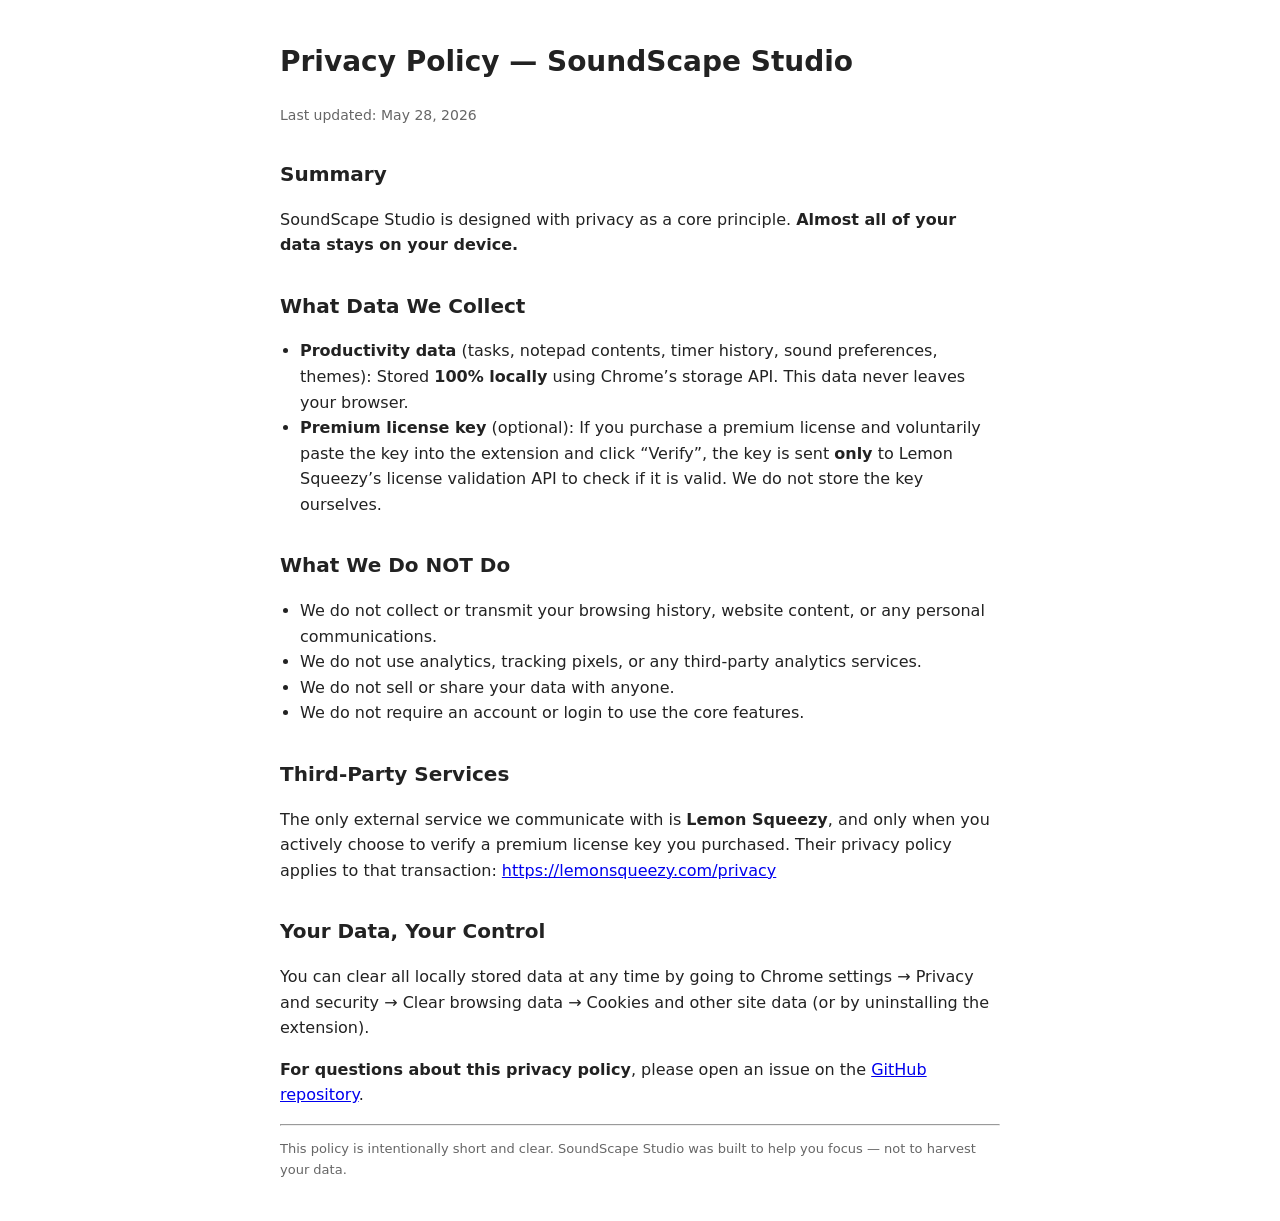
<file: privacy.html>
<!DOCTYPE html>
<html lang="en">
<head>
  <meta charset="UTF-8">
  <meta name="viewport" content="width=device-width, initial-scale=1.0">
  <title>Privacy Policy — SoundScape Studio</title>
  <style>
    body { font-family: system-ui, -apple-system, sans-serif; line-height: 1.6; max-width: 720px; margin: 40px auto; padding: 0 20px; color: #222; }
    h1 { font-size: 28px; }
    h2 { font-size: 20px; margin-top: 32px; }
    ul { padding-left: 20px; }
    .last-updated { color: #666; font-size: 14px; }
  </style>
</head>
<body>
  <h1>Privacy Policy — SoundScape Studio</h1>
  <p class="last-updated">Last updated: May 28, 2026</p>

  <h2>Summary</h2>
  <p>
    SoundScape Studio is designed with privacy as a core principle. 
    <strong>Almost all of your data stays on your device.</strong>
  </p>

  <h2>What Data We Collect</h2>
  <ul>
    <li><strong>Productivity data</strong> (tasks, notepad contents, timer history, sound preferences, themes): Stored <strong>100% locally</strong> using Chrome’s storage API. This data never leaves your browser.</li>
    <li><strong>Premium license key</strong> (optional): If you purchase a premium license and voluntarily paste the key into the extension and click “Verify”, the key is sent <strong>only</strong> to Lemon Squeezy’s license validation API to check if it is valid. We do not store the key ourselves.</li>
  </ul>

  <h2>What We Do NOT Do</h2>
  <ul>
    <li>We do not collect or transmit your browsing history, website content, or any personal communications.</li>
    <li>We do not use analytics, tracking pixels, or any third-party analytics services.</li>
    <li>We do not sell or share your data with anyone.</li>
    <li>We do not require an account or login to use the core features.</li>
  </ul>

  <h2>Third-Party Services</h2>
  <p>
    The only external service we communicate with is <strong>Lemon Squeezy</strong>, and only when you actively choose to verify a premium license key you purchased. 
    Their privacy policy applies to that transaction: <a href="https://lemonsqueezy.com/privacy" target="_blank">https://lemonsqueezy.com/privacy</a>
  </p>

  <h2>Your Data, Your Control</h2>
  <p>
    You can clear all locally stored data at any time by going to Chrome settings → Privacy and security → Clear browsing data → Cookies and other site data (or by uninstalling the extension).
  </p>

  <p>
    <strong>For questions about this privacy policy</strong>, please open an issue on the 
    <a href="https://github.com/ctztrs77x2-netizen/soundscape-studio" target="_blank">GitHub repository</a>.
  </p>

  <hr>
  <p style="font-size: 13px; color: #666;">
    This policy is intentionally short and clear. SoundScape Studio was built to help you focus — not to harvest your data.
  </p>
</body>
</html>
</file>
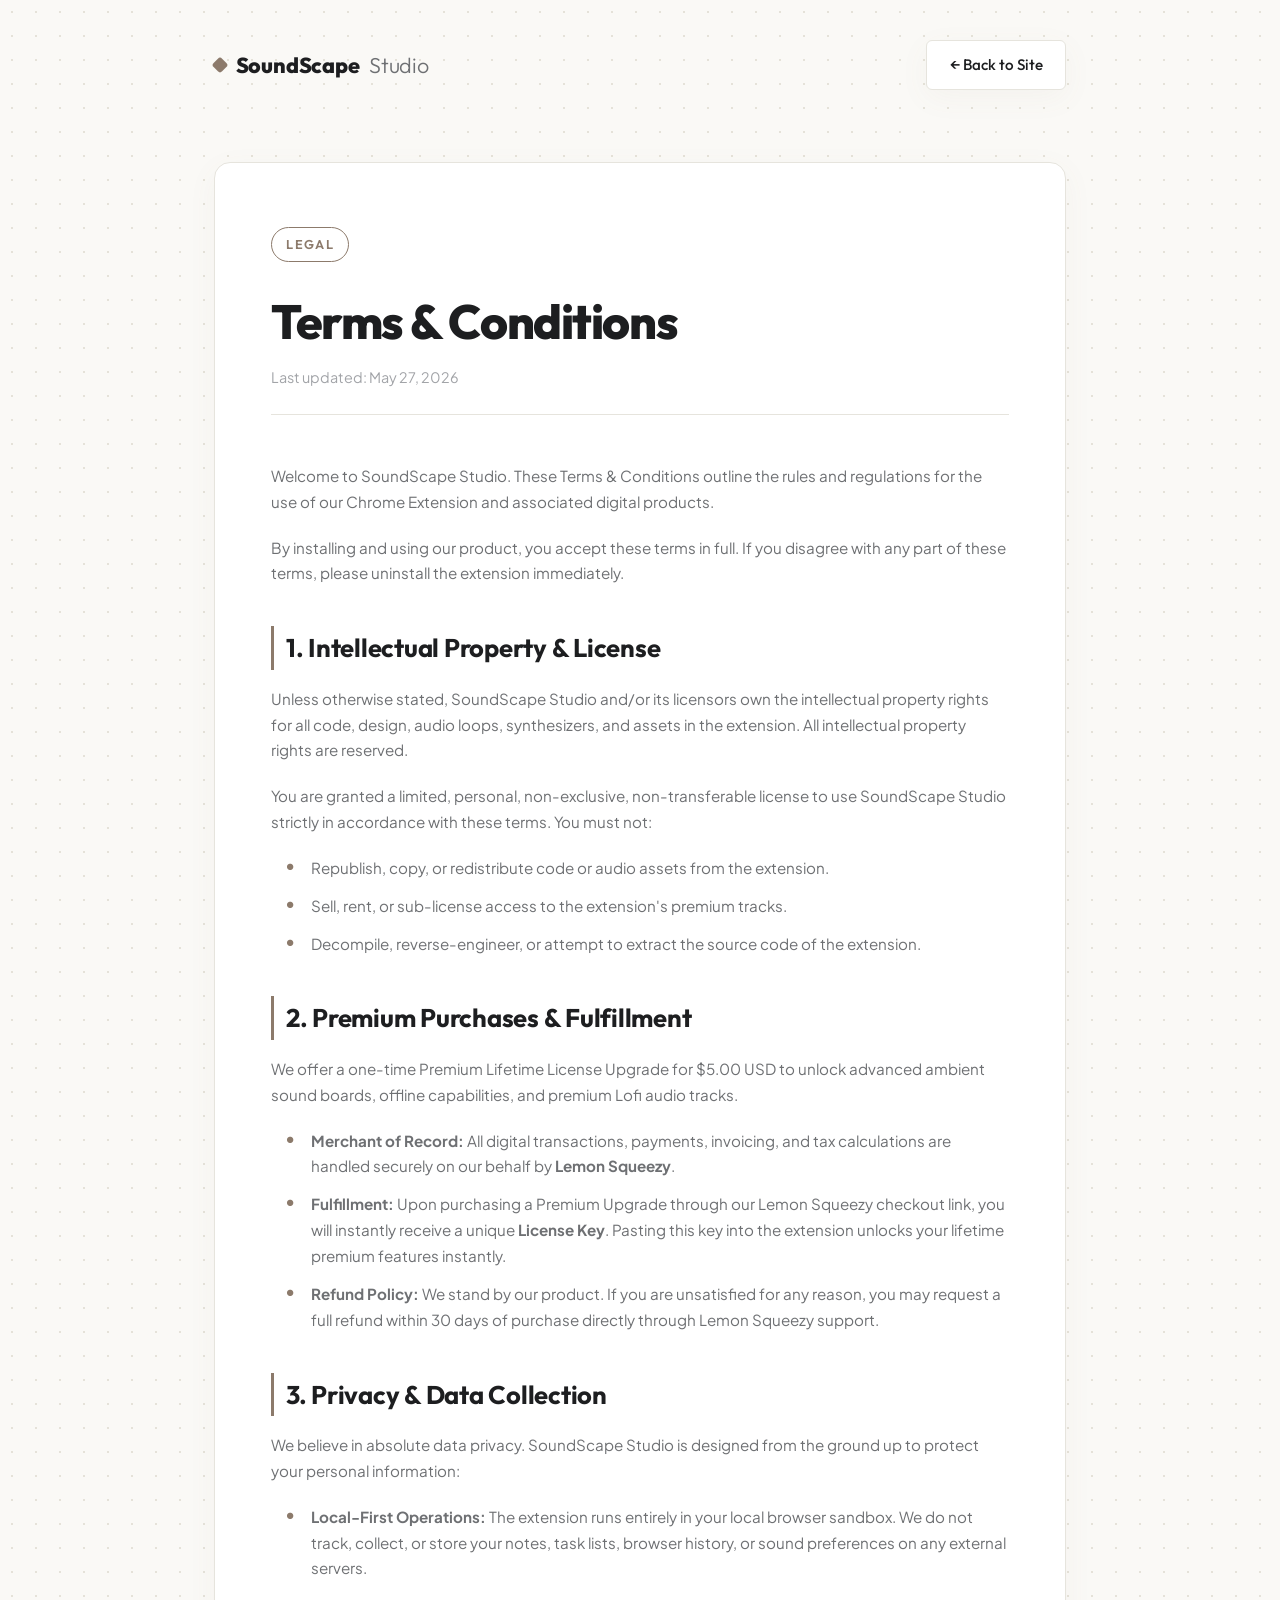
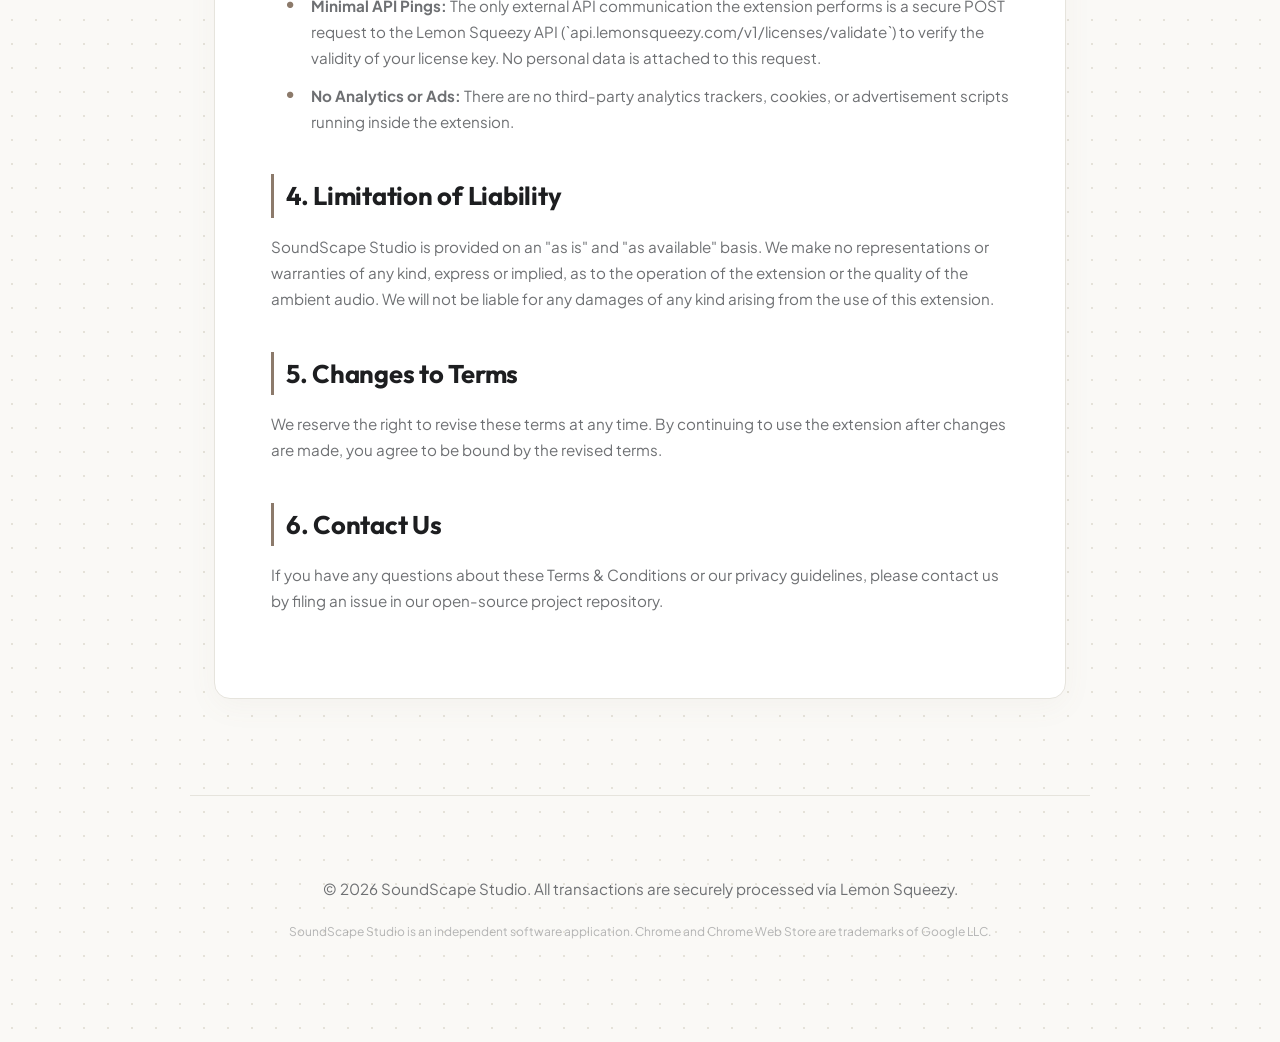
<file: docs/terms.html>
<!DOCTYPE html>
<html lang="en">
<head>
    <meta charset="UTF-8">
    <meta name="viewport" content="width=device-width, initial-scale=1.0">
    <title>Terms & Conditions - SoundScape Studio</title>
    <!-- Google Fonts -->
    <link rel="preconnect" href="https://fonts.googleapis.com">
    <link rel="preconnect" href="https://fonts.gstatic.com" crossorigin>
    <link href="https://fonts.googleapis.com/css2?family=Outfit:wght@300;400;500;600;800&family=Plus+Jakarta+Sans:wght@300;400;500;600;700&display=swap" rel="stylesheet">
    <style>
        :root {
            /* Warm Linen Editorial Palette */
            --bg-linen: #FAF9F6;
            --panel-paper: #FFFFFF;
            --border-clay: #E6E4DD;
            --panel-hover: #F5F3EB;
            
            /* Earthy Nordic Accents */
            --color-oak: #8C7A6B;
            --color-slate: #5A6D7A;
            --color-clay-pink: #BD7C64;
            --color-sage: #6B7B6B;
            
            /* Typography */
            --text-charcoal: #1D1E20;
            --text-grey: #6E7073;
            --text-light-grey: #A2A4A8;
            
            /* Layout & Shadows */
            --radius-lg: 16px;
            --radius-md: 10px;
            --radius-sm: 6px;
            --shadow-subtle: 0 8px 30px rgba(140, 122, 107, 0.05);
            --transition-smooth: all 0.4s cubic-bezier(0.25, 1, 0.5, 1);
        }

        * {
            box-sizing: border-box;
            margin: 0;
            padding: 0;
        }

        body {
            font-family: 'Plus Jakarta Sans', sans-serif;
            background-color: var(--bg-linen);
            color: var(--text-charcoal);
            line-height: 1.7;
            overflow-x: hidden;
            -webkit-font-smoothing: antialiased;
            
            /* Dots paper texture */
            background-image: radial-gradient(#E5E2D9 1.2px, transparent 1.2px);
            background-size: 24px 24px;
        }

        /* Header / Nav */
        header {
            max-width: 900px;
            margin: 0 auto;
            padding: 2.5rem 1.5rem;
            display: flex;
            justify-content: space-between;
            align-items: center;
        }

        .logo {
            font-family: 'Outfit', sans-serif;
            font-size: 1.35rem;
            font-weight: 800;
            color: var(--text-charcoal);
            display: flex;
            align-items: center;
            gap: 0.6rem;
            text-decoration: none;
            letter-spacing: -0.01em;
        }

        .logo-mark {
            width: 12px;
            height: 12px;
            background-color: var(--color-oak);
            border-radius: 3px;
            transform: rotate(45deg);
            display: inline-block;
        }

        .logo span {
            font-weight: 300;
            color: var(--text-grey);
        }

        .nav-btn {
            font-family: 'Outfit', sans-serif;
            font-size: 0.95rem;
            background-color: var(--panel-paper);
            border: 1px solid var(--border-clay);
            color: var(--text-charcoal);
            padding: 0.7rem 1.4rem;
            border-radius: var(--radius-sm);
            font-weight: 500;
            text-decoration: none;
            transition: var(--transition-smooth);
            box-shadow: var(--shadow-subtle);
        }

        .nav-btn:hover {
            border-color: var(--color-oak);
            background-color: var(--panel-hover);
        }

        /* Editorial Reading Panel */
        .content-panel {
            max-width: 900px;
            margin: 2rem auto 6rem auto;
            padding: 0 1.5rem;
        }

        .paper-card {
            background-color: var(--panel-paper);
            border: 1px solid var(--border-clay);
            border-radius: var(--radius-lg);
            padding: 4rem 3.5rem;
            box-shadow: var(--shadow-subtle);
        }

        .editorial-tag {
            font-family: 'Outfit', sans-serif;
            font-size: 0.8rem;
            font-weight: 600;
            color: var(--color-oak);
            border: 1px solid var(--color-oak);
            padding: 0.35rem 0.9rem;
            border-radius: 50px;
            letter-spacing: 0.1em;
            text-transform: uppercase;
            display: inline-block;
            margin-bottom: 2rem;
        }

        h1 {
            font-family: 'Outfit', sans-serif;
            font-size: 3rem;
            font-weight: 800;
            line-height: 1.15;
            letter-spacing: -0.03em;
            margin-bottom: 1rem;
            color: var(--text-charcoal);
        }

        .last-updated {
            font-size: 0.9rem;
            color: var(--text-light-grey);
            margin-bottom: 3rem;
            border-bottom: 1px solid var(--border-clay);
            padding-bottom: 1.5rem;
        }

        h2 {
            font-family: 'Outfit', sans-serif;
            font-size: 1.6rem;
            font-weight: 700;
            margin: 2.5rem 0 1rem 0;
            color: var(--text-charcoal);
            letter-spacing: -0.01em;
            border-left: 3px solid var(--color-oak);
            padding-left: 12px;
        }

        h3 {
            font-family: 'Outfit', sans-serif;
            font-size: 1.15rem;
            font-weight: 600;
            margin: 1.5rem 0 0.5rem 0;
            color: var(--text-charcoal);
        }

        p {
            color: var(--text-grey);
            font-size: 0.95rem;
            margin-bottom: 1.25rem;
        }

        ul {
            list-style: none;
            padding-left: 1.5rem;
            margin-bottom: 1.5rem;
        }

        ul li {
            color: var(--text-grey);
            font-size: 0.95rem;
            margin-bottom: 0.75rem;
            position: relative;
            padding-left: 1rem;
        }

        ul li::before {
            content: "•";
            color: var(--color-oak);
            position: absolute;
            left: -10px;
            font-size: 1.2rem;
            line-height: 1;
        }

        /* Footer */
        footer {
            border-top: 1px solid var(--border-clay);
            padding: 5rem 1.5rem;
            text-align: center;
            max-width: 900px;
            margin: 0 auto;
            color: var(--text-grey);
            font-size: 0.85rem;
        }

        footer p {
            margin-bottom: 1.25rem;
        }

        @media (max-width: 768px) {
            h1 { font-size: 2.2rem; }
            .paper-card { padding: 2.5rem 1.5rem; }
        }
    </style>
</head>
<body>

    <header>
        <a href="index.html" class="logo">
            <span class="logo-mark"></span>
            SoundScape <span>Studio</span>
        </a>
        <a href="index.html" class="nav-btn">← Back to Site</a>
    </header>

    <main class="content-panel">
        <div class="paper-card">
            <div class="editorial-tag">Legal</div>
            <h1>Terms & Conditions</h1>
            <p class="last-updated">Last updated: May 27, 2026</p>

            <p>Welcome to SoundScape Studio. These Terms & Conditions outline the rules and regulations for the use of our Chrome Extension and associated digital products.</p>
            <p>By installing and using our product, you accept these terms in full. If you disagree with any part of these terms, please uninstall the extension immediately.</p>

            <h2>1. Intellectual Property & License</h2>
            <p>Unless otherwise stated, SoundScape Studio and/or its licensors own the intellectual property rights for all code, design, audio loops, synthesizers, and assets in the extension. All intellectual property rights are reserved.</p>
            <p>You are granted a limited, personal, non-exclusive, non-transferable license to use SoundScape Studio strictly in accordance with these terms. You must not:</p>
            <ul>
                <li>Republish, copy, or redistribute code or audio assets from the extension.</li>
                <li>Sell, rent, or sub-license access to the extension's premium tracks.</li>
                <li>Decompile, reverse-engineer, or attempt to extract the source code of the extension.</li>
            </ul>

            <h2>2. Premium Purchases & Fulfillment</h2>
            <p>We offer a one-time Premium Lifetime License Upgrade for $5.00 USD to unlock advanced ambient sound boards, offline capabilities, and premium Lofi audio tracks.</p>
            <ul>
                <li><strong>Merchant of Record:</strong> All digital transactions, payments, invoicing, and tax calculations are handled securely on our behalf by <strong>Lemon Squeezy</strong>.</li>
                <li><strong>Fulfillment:</strong> Upon purchasing a Premium Upgrade through our Lemon Squeezy checkout link, you will instantly receive a unique <strong>License Key</strong>. Pasting this key into the extension unlocks your lifetime premium features instantly.</li>
                <li><strong>Refund Policy:</strong> We stand by our product. If you are unsatisfied for any reason, you may request a full refund within 30 days of purchase directly through Lemon Squeezy support.</li>
            </ul>

            <h2>3. Privacy & Data Collection</h2>
            <p>We believe in absolute data privacy. SoundScape Studio is designed from the ground up to protect your personal information:</p>
            <ul>
                <li><strong>Local-First Operations:</strong> The extension runs entirely in your local browser sandbox. We do not track, collect, or store your notes, task lists, browser history, or sound preferences on any external servers.</li>
                <li><strong>Minimal API Pings:</strong> The only external API communication the extension performs is a secure POST request to the Lemon Squeezy API (`api.lemonsqueezy.com/v1/licenses/validate`) to verify the validity of your license key. No personal data is attached to this request.</li>
                <li><strong>No Analytics or Ads:</strong> There are no third-party analytics trackers, cookies, or advertisement scripts running inside the extension.</li>
            </ul>

            <h2>4. Limitation of Liability</h2>
            <p>SoundScape Studio is provided on an "as is" and "as available" basis. We make no representations or warranties of any kind, express or implied, as to the operation of the extension or the quality of the ambient audio. We will not be liable for any damages of any kind arising from the use of this extension.</p>

            <h2>5. Changes to Terms</h2>
            <p>We reserve the right to revise these terms at any time. By continuing to use the extension after changes are made, you agree to be bound by the revised terms.</p>

            <h2>6. Contact Us</h2>
            <p>If you have any questions about these Terms & Conditions or our privacy guidelines, please contact us by filing an issue in our open-source project repository.</p>
        </div>
    </main>

    <footer>
        <p>&copy; 2026 SoundScape Studio. All transactions are securely processed via Lemon Squeezy.</p>
        <p style="font-size: 0.75rem; opacity: 0.5;">SoundScape Studio is an independent software application. Chrome and Chrome Web Store are trademarks of Google LLC.</p>
    </footer>

</body>
</html>
</file>
<file: styles.css>
/* ==========================================================================
   SoundScape Studio - Premium Custom CSS Stylesheet
   Theme: Nordic Minimalist & Warm Editorial
   ========================================================================== */

/* --- Core Custom Properties & Design Tokens --- */
:root {
  /* Color Palette - HSL Tuned for Warm Linen Editorial */
  --bg-dark: #FAF9F6; /* Linen Off-White */
  --bg-dark-rgb: 250, 249, 246;
  --panel-glass: #FFFFFF; /* Crisp solid paper white */
  --panel-glass-border: #E6E4DD; /* Delicate clay border */
  --panel-glass-hover: #F5F3EB; /* Soft warm grey */
  
  /* Accent Colors (Earthy Nordic Tones) */
  --color-primary: #8C7A6B; /* Warm Oak */
  --color-primary-rgb: 140, 122, 107;
  --color-aqua: #5A6D7A; /* Muted Slate Blue */
  --color-aqua-rgb: 90, 109, 122;
  --color-pink: #BD7C64; /* Terracotta Clay */
  --color-pink-rgb: 189, 124, 100;
  --color-emerald: #6B7B6B; /* Sage Green */
  --color-emerald-rgb: 107, 123, 107;
  
  /* Typography Colors */
  --color-text-main: #1D1E20; /* Deep Charcoal */
  --color-text-muted: #6E7073; /* Slate Grey */
  --color-text-darker: #A2A4A8; /* Soft Clay Grey */

  /* Layout & Sizing */
  --border-radius-lg: 16px; /* Elegant, modern, slightly sharper corners */
  --border-radius-md: 10px;
  --border-radius-sm: 6px;
  
  /* Soft, Subtle Shadows (Replacing Neon Glows) */
  --shadow-neon-primary: 0 4px 20px rgba(140, 122, 107, 0.04);
  --shadow-neon-aqua: 0 4px 20px rgba(90, 109, 122, 0.04);
  --shadow-neon-pink: 0 4px 20px rgba(189, 124, 100, 0.04);
  --shadow-neon-emerald: 0 4px 20px rgba(107, 123, 107, 0.04);

  /* Transition Curves */
  --transition-smooth: all 0.4s cubic-bezier(0.25, 1, 0.5, 1);
  --transition-fast: all 0.2s cubic-bezier(0.25, 1, 0.5, 1);
  --transition-bounce: all 0.5s cubic-bezier(0.175, 0.885, 0.32, 1.275);
}

/* --- Base Resets & Global Settings --- */
* {
  box-sizing: border-box;
  margin: 0;
  padding: 0;
  scrollbar-width: thin;
  scrollbar-color: var(--panel-glass-border) transparent;
}

body {
  font-family: 'Plus Jakarta Sans', sans-serif;
  background-color: var(--bg-dark);
  color: var(--color-text-main);
  min-height: 100vh;
  overflow-x: hidden;
  position: relative;
  display: flex;
  justify-content: center;
  align-items: center;
  -webkit-font-smoothing: antialiased;
  
  /* Elegant, subtle dot matrix grid overlay (reminiscent of high-end paper notebooks) */
  background-image: radial-gradient(#E5E2D9 1.2px, transparent 1.2px);
  background-size: 24px 24px;
}

/* Custom Scrollbars */
::-webkit-scrollbar {
  width: 5px;
  height: 5px;
}
::-webkit-scrollbar-track {
  background: transparent;
}
::-webkit-scrollbar-thumb {
  background: var(--panel-glass-border);
  border-radius: var(--border-radius-sm);
}
::-webkit-scrollbar-thumb:hover {
  background: var(--color-text-darker);
}

/* --- Redesigned Subtle Background Atmosphere (Replacing Neon blobs) --- */
.aurora-container {
  position: fixed;
  top: 0;
  left: 0;
  width: 100vw;
  height: 100vh;
  z-index: -2;
  overflow: hidden;
  pointer-events: none;
}

.aurora {
  position: absolute;
  border-radius: 50%;
  filter: blur(160px);
  opacity: 0.12; /* Extremely low opacity for organic, whisper-soft background warmth */
  pointer-events: none;
}

.aurora-1 {
  background: radial-gradient(circle, var(--color-primary) 0%, rgba(0,0,0,0) 80%);
  width: 60vw;
  height: 60vw;
  top: -10vw;
  left: -5vw;
  animation: aurora-drift 35s infinite alternate ease-in-out;
}

.aurora-2 {
  background: radial-gradient(circle, var(--color-aqua) 0%, rgba(0,0,0,0) 80%);
  width: 55vw;
  height: 55vw;
  bottom: -10vw;
  right: -5vw;
  animation: aurora-drift 30s infinite alternate-reverse ease-in-out;
}

.aurora-3 {
  background: radial-gradient(circle, var(--color-pink) 0%, rgba(0,0,0,0) 80%);
  width: 45vw;
  height: 45vw;
  top: 25vh;
  left: 40vw;
  animation: aurora-drift 40s infinite alternate ease-in-out;
}

@keyframes aurora-drift {
  0% { transform: translate(0, 0) scale(1); }
  50% { transform: translate(4%, 6%) scale(1.08); }
  100% { transform: translate(-3%, -4%) scale(0.95); }
}

/* Alternate Atmosphere themes (Nordic versions) */
body.theme-cyberpunk {
  --color-primary: #857467;
  --color-aqua: #BD7C64;
  --color-pink: #6B7B6B;
}
body.theme-forest {
  --color-primary: #6B7B6B;
  --color-aqua: #8E9E8D;
  --color-pink: #A88E79;
  --bg-dark: #FAF8F2;
}
body.theme-midnight {
  /* Warm editorial deep indigo theme */
  --color-primary: #A28C7A;
  --color-aqua: #6D7E8C;
  --color-pink: #C39281;
  --bg-dark: #1E2024;
  --panel-glass: #26292E;
  --panel-glass-border: #353940;
  --panel-glass-hover: #2D3137;
  --color-text-main: #FAF9F6;
  --color-text-muted: #A3A6AA;
  --color-text-darker: #616468;
}

/* Twinkling Space stars for Midnight theme */
.stars-overlay {
  position: fixed;
  top: 0;
  left: 0;
  width: 100%;
  height: 100%;
  background-image: 
    radial-gradient(1px 1px at 30px 45px, #FAF9F6 100%, transparent),
    radial-gradient(1.2px 1.2px at 160px 85px, #FAF9F6 80%, transparent),
    radial-gradient(1px 1px at 90px 240px, #FAF9F6 60%, transparent);
  background-size: 300px 300px;
  z-index: -1;
  opacity: 0.08;
  pointer-events: none;
}

/* --- Redesigned Solid Paper Cards & Containers --- */
.glass-card {
  background: var(--panel-glass);
  border: 1px solid var(--panel-glass-border);
  border-radius: var(--border-radius-lg);
  box-shadow: 0 4px 24px rgba(28, 30, 32, 0.03); /* Soft warm architectural drop shadow */
  transition: var(--transition-smooth);
}

.glass-pill {
  background: var(--panel-glass);
  border: 1px solid var(--panel-glass-border);
  border-radius: 50px;
  color: var(--color-text-main);
  transition: var(--transition-smooth);
  box-shadow: 0 2px 8px rgba(0, 0, 0, 0.02);
}

.glass-pill:hover {
  background: var(--panel-glass-hover);
  border-color: var(--color-text-darker);
}

/* --- Central Dashboard Wrapper Layout --- */
.dashboard-wrapper {
  width: 90vw;
  max-width: 1400px;
  height: 90vh;
  max-height: 880px;
  display: flex;
  flex-direction: column;
  z-index: 1;
  transition: opacity 0.5s ease;
}

/* --- Header Styles --- */
.app-header {
  height: 72px;
  min-height: 72px;
  padding: 0 24px;
  margin-bottom: 24px;
  display: flex;
  justify-content: space-between;
  align-items: center;
  background: var(--panel-glass);
}

.logo-container {
  display: flex;
  align-items: center;
  gap: 12px;
}

.logo-icon-wrapper {
  width: 38px;
  height: 38px;
  border-radius: var(--border-radius-md);
  background: var(--color-emerald); /* Solid sage green icon back */
  display: flex;
  justify-content: center;
  align-items: center;
  box-shadow: none;
}

.logo-svg {
  width: 20px;
  height: 20px;
  color: #fff;
}

.logo-text h1 {
  font-family: 'Lora', serif;
  font-size: 20px;
  font-weight: 700;
  letter-spacing: -0.5px;
  line-height: 1.1;
  color: var(--color-text-main);
}

.logo-subtext {
  font-size: 9px;
  font-weight: 700;
  letter-spacing: 2px;
  color: var(--color-primary);
  display: block;
}

.header-actions {
  display: flex;
  align-items: center;
  gap: 12px;
}

.clock-widget {
  font-family: 'Space Mono', monospace;
  padding: 6px 14px;
  font-size: 13px;
  letter-spacing: 0.5px;
  font-weight: 500;
  user-select: none;
  background: var(--panel-glass-hover);
  border: 1px solid var(--panel-glass-border);
}

.icon-btn {
  display: flex;
  align-items: center;
  gap: 6px;
  padding: 6px 14px;
  font-size: 13px;
  font-weight: 600;
  cursor: pointer;
  outline: none;
  background: var(--panel-glass);
}

.icon-btn .icon {
  width: 16px;
  height: 16px;
  color: var(--color-text-muted);
}

/* Monetizable PRO Action button (Redesigned Editorial Style) */
.pro-badge-btn {
  background: var(--color-pink); /* Terracotta */
  border: none;
  color: white;
  border-radius: 50px;
  padding: 8px 18px;
  font-size: 13px;
  font-weight: 700;
  letter-spacing: 0.2px;
  display: flex;
  align-items: center;
  gap: 6px;
  cursor: pointer;
  transition: var(--transition-bounce);
  box-shadow: 0 4px 12px rgba(189, 124, 100, 0.2);
}

.pro-badge-btn:hover {
  transform: translateY(-1.5px);
  box-shadow: 0 6px 16px rgba(189, 124, 100, 0.35);
  background: #B26B52; /* Darker Terracotta */
}

.pro-badge-btn:active {
  transform: translateY(0);
}

.star-spin {
  width: 16px;
  height: 16px;
  color: #fff;
}

/* --- Main Dashboard Sections --- */
.main-content {
  flex: 1;
  display: grid;
  grid-template-columns: 340px 1fr;
  gap: 24px;
  height: calc(100% - 150px);
  overflow: hidden;
}

.workspace-section {
  display: flex;
  flex-direction: column;
  gap: 24px;
  height: 100%;
}

.focus-hub {
  overflow-y: auto;
  padding-right: 4px;
}

.soundscape-mixer {
  height: 100%;
  display: flex;
  flex-direction: column;
}

/* --- Card Architecture --- */
.card-header {
  display: flex;
  justify-content: space-between;
  align-items: center;
  margin-bottom: 16px;
  border-bottom: 1px solid var(--panel-glass-border);
  padding-bottom: 10px;
}

.card-header h2 {
  font-family: 'Lora', serif;
  font-size: 14px;
  font-weight: 700;
  text-transform: capitalize;
  letter-spacing: 0.2px;
  color: var(--color-text-main);
  font-style: italic; /* Beautiful Editorial Serif Touch */
}

/* Timer Widget Card */
.timer-card {
  padding: 20px;
  display: flex;
  flex-direction: column;
  align-items: center;
}

.session-counter {
  font-size: 11px;
  font-weight: 700;
  color: var(--color-emerald);
  background: rgba(107, 123, 107, 0.08);
  padding: 2px 8px;
  border-radius: var(--border-radius-sm);
}

.timer-display-container {
  position: relative;
  width: 150px;
  height: 150px;
  display: flex;
  justify-content: center;
  align-items: center;
  margin: 14px 0;
}

.progress-ring {
  width: 100%;
  height: 100%;
  transform: rotate(-90deg);
}

.progress-ring-bg {
  fill: transparent;
  stroke: var(--panel-glass-border);
}

.progress-ring-fill {
  fill: transparent;
  stroke: var(--color-emerald); /* Clean Sage Green Line */
  transition: stroke-dashoffset 0.5s ease-out;
}

.timer-text-overlay {
  position: absolute;
  display: flex;
  flex-direction: column;
  align-items: center;
  justify-content: center;
}

.timer-digits {
  font-family: 'Space Mono', monospace;
  font-size: 28px;
  font-weight: 700;
  letter-spacing: -0.5px;
  color: var(--color-text-main);
  line-height: 1;
}

.timer-state-label {
  font-size: 9px;
  font-weight: 700;
  letter-spacing: 1.5px;
  text-transform: uppercase;
  color: var(--color-text-muted);
  margin-top: 4px;
}

.timer-modes-tabs {
  display: flex;
  background: var(--panel-glass-hover);
  padding: 3px;
  border-radius: var(--border-radius-md);
  width: 100%;
  margin-bottom: 14px;
  border: 1px solid var(--panel-glass-border);
}

.mode-tab {
  flex: 1;
  background: none;
  border: none;
  color: var(--color-text-muted);
  font-size: 11px;
  font-weight: 700;
  padding: 6px 0;
  cursor: pointer;
  border-radius: 8px;
  transition: var(--transition-fast);
}

.mode-tab:hover {
  color: var(--color-text-main);
}

.mode-tab.active {
  background: var(--panel-glass);
  color: var(--color-emerald);
  box-shadow: 0 2px 6px rgba(0, 0, 0, 0.04);
}

.timer-controls {
  display: flex;
  gap: 10px;
  width: 100%;
}

.timer-controls button {
  flex: 1;
  padding: 8px 0;
  border-radius: var(--border-radius-md);
  font-size: 12px;
  font-weight: 700;
  cursor: pointer;
  display: flex;
  justify-content: center;
  align-items: center;
  gap: 4px;
  transition: var(--transition-smooth);
}

.btn-primary {
  background: var(--color-emerald); /* Sage Green Primary */
  border: none;
  color: white;
  box-shadow: none;
}

.btn-primary:hover {
  transform: translateY(-1px);
  background: #5E6C5E;
}

.btn-secondary {
  background: var(--panel-glass);
  border: 1px solid var(--panel-glass-border);
  color: var(--color-text-main);
}

.btn-secondary:hover {
  background: var(--panel-glass-hover);
  border-color: var(--color-text-muted);
}

.btn-icon {
  width: 12px;
  height: 12px;
}

/* Notepad Widget Card */
.notepad-card {
  padding: 20px;
  display: flex;
  flex-direction: column;
  flex: 1;
  min-height: 220px;
}

.notepad-controls {
  display: flex;
  gap: 6px;
}

.card-action-btn {
  width: 28px;
  height: 28px;
  border-radius: 50%;
  background: var(--panel-glass);
  border: 1px solid var(--panel-glass-border);
  color: var(--color-text-muted);
  display: flex;
  justify-content: center;
  align-items: center;
  cursor: pointer;
  transition: var(--transition-fast);
}

.card-action-btn:hover {
  background: var(--panel-glass-hover);
  color: var(--color-text-main);
  border-color: var(--color-text-muted);
}

.card-action-btn.delete-action:hover {
  background: rgba(189, 124, 100, 0.08);
  border-color: var(--color-pink);
  color: var(--color-pink);
}

.card-action-btn .icon {
  width: 12px;
  height: 12px;
}

.textarea-container {
  flex: 1;
  width: 100%;
  margin-top: 10px;
}

#focusNotepad {
  width: 100%;
  height: 100%;
  min-height: 120px;
  background: transparent;
  border: none;
  outline: none;
  resize: none;
  font-family: inherit;
  font-size: 13.5px;
  line-height: 1.6;
  color: var(--color-text-main);
}

#focusNotepad::placeholder {
  color: var(--color-text-darker);
  font-style: italic;
}

.notepad-footer {
  display: flex;
  justify-content: space-between;
  font-size: 10px;
  color: var(--color-text-muted);
  margin-top: 8px;
  border-top: 1px solid var(--panel-glass-border);
  padding-top: 8px;
}

/* Notepad Expanded Full-Screen Zen Overlay */
.notepad-card.fullscreen-notepad {
  position: fixed;
  top: 50%;
  left: 50%;
  transform: translate(-50%, -50%);
  width: 720px;
  max-width: 90vw;
  height: 480px;
  max-height: 80vh;
  z-index: 100;
  box-shadow: 0 12px 48px rgba(0, 0, 0, 0.08);
  border-color: var(--color-text-muted);
}

.notepad-card.fullscreen-notepad #focusNotepad {
  font-size: 15px;
  line-height: 1.7;
}

/* Task Checklist Card */
.checklist-card {
  padding: 20px;
  min-height: 240px;
  display: flex;
  flex-direction: column;
}

.add-task-form {
  display: flex;
  background: var(--panel-glass-hover);
  border: 1px solid var(--panel-glass-border);
  border-radius: var(--border-radius-md);
  padding: 3px;
  margin-bottom: 12px;
  transition: var(--transition-fast);
}

.add-task-form:focus-within {
  border-color: var(--color-emerald);
}

#taskInput {
  flex: 1;
  background: transparent;
  border: none;
  outline: none;
  padding: 6px 10px;
  font-family: inherit;
  font-size: 12.5px;
  color: var(--color-text-main);
}

#taskInput::placeholder {
  color: var(--color-text-darker);
  font-style: italic;
}

.add-task-btn {
  width: 28px;
  height: 28px;
  border-radius: 8px;
  border: none;
  background: var(--color-emerald);
  color: white;
  display: flex;
  justify-content: center;
  align-items: center;
  cursor: pointer;
  transition: var(--transition-fast);
}

.add-task-btn:hover {
  background: #5E6C5E;
}

.add-task-btn svg {
  width: 12px;
  height: 12px;
}

.tasks-container {
  flex: 1;
  overflow-y: auto;
  max-height: 150px;
}

.task-list {
  list-style: none;
  display: flex;
  flex-direction: column;
  gap: 8px;
}

.task-item {
  display: flex;
  align-items: center;
  justify-content: space-between;
  padding: 8px 12px;
  background: var(--panel-glass);
  border: 1px solid var(--panel-glass-border);
  border-radius: var(--border-radius-md);
  transition: var(--transition-smooth);
}

.task-item:hover {
  background: var(--panel-glass-hover);
}

.task-item.completed {
  opacity: 0.5;
  background: var(--panel-glass-hover);
  border-color: transparent;
}

.task-checkbox-label {
  display: flex;
  align-items: center;
  gap: 10px;
  cursor: pointer;
  width: calc(100% - 30px);
}

.custom-checkbox {
  width: 16px;
  height: 16px;
  border-radius: 4px;
  border: 1.5px solid var(--color-text-muted);
  display: flex;
  justify-content: center;
  align-items: center;
  transition: var(--transition-fast);
  flex-shrink: 0;
  background: #fff;
}

.custom-checkbox svg {
  width: 8px;
  height: 8px;
  color: white;
  transform: scale(0);
  transition: var(--transition-bounce);
}

.task-checkbox-label input {
  display: none;
}

.task-checkbox-label input:checked + .custom-checkbox {
  border-color: var(--color-emerald);
  background: var(--color-emerald);
}

.task-checkbox-label input:checked + .custom-checkbox svg {
  transform: scale(1);
}

.task-text {
  font-size: 12.5px;
  font-weight: 500;
  transition: var(--transition-smooth);
}

.task-checkbox-label input:checked ~ .task-text {
  text-decoration: line-through;
  color: var(--color-text-muted);
}

.delete-task-btn {
  background: none;
  border: none;
  color: var(--color-text-darker);
  cursor: pointer;
  display: flex;
  justify-content: center;
  align-items: center;
  transition: var(--transition-fast);
}

.delete-task-btn:hover {
  color: var(--color-pink);
}

.delete-task-btn svg {
  width: 12px;
  height: 12px;
}

/* --- SoundScape Mixer Right Column --- */

/* Master Mixer Card */
.master-mixer-card {
  padding: 20px;
  margin-bottom: 24px;
}

.master-header {
  display: flex;
  justify-content: space-between;
  align-items: center;
  margin-bottom: 16px;
  border-bottom: 1px solid var(--panel-glass-border);
  padding-bottom: 10px;
}

.master-indicator h2 {
  font-family: 'Lora', serif;
  font-size: 15px;
  font-weight: 700;
  font-style: italic;
}

.active-sounds-indicator {
  font-size: 10px;
  color: var(--color-pink);
  font-weight: 700;
  display: block;
  margin-top: 2px;
  letter-spacing: 0.2px;
}

.btn-icon-only {
  width: 32px;
  height: 32px;
  border-radius: 50%;
  border: 1px solid var(--panel-glass-border);
  display: flex;
  justify-content: center;
  align-items: center;
  cursor: pointer;
  transition: var(--transition-smooth);
  background: var(--panel-glass);
}

.btn-icon-only:disabled {
  opacity: 0.3;
}

.btn-icon-only:not(:disabled):hover {
  background: rgba(189, 124, 100, 0.08);
  border-color: var(--color-pink);
  color: var(--color-pink);
}

.btn-icon-only .icon {
  width: 14px;
  height: 14px;
}

.master-volume-container {
  background: var(--panel-glass-hover);
  border: 1px solid var(--panel-glass-border);
  border-radius: var(--border-radius-md);
  padding: 10px 14px;
  margin-bottom: 16px;
}

.volume-slider-row {
  display: flex;
  align-items: center;
  gap: 12px;
}

.vol-icon {
  width: 16px;
  height: 16px;
  color: var(--color-text-muted);
}

/* Custom Styled Range Sliders (Nordic Hardware Tone) */
.modern-slider {
  -webkit-appearance: none;
  appearance: none;
  flex: 1;
  height: 4px;
  border-radius: 4px;
  background: var(--panel-glass-border);
  outline: none;
}

.modern-slider::-webkit-slider-thumb {
  -webkit-appearance: none;
  appearance: none;
  width: 12px;
  height: 12px;
  border-radius: 50%;
  background: var(--color-text-main); /* Deep Charcoal Knob */
  cursor: pointer;
  box-shadow: 0 1px 4px rgba(0, 0, 0, 0.1);
  transition: var(--transition-fast);
}

.modern-slider:not(:disabled)::-webkit-slider-thumb:hover {
  transform: scale(1.2);
  background: var(--color-emerald);
}

.modern-slider:disabled {
  opacity: 0.4;
  cursor: not-allowed;
}

.volume-percentage {
  font-family: 'Space Mono', monospace;
  font-size: 11px;
  font-weight: 700;
  width: 32px;
  text-align: right;
  color: var(--color-text-muted);
}

/* Quick Presets styling */
.presets-container {
  display: flex;
  align-items: center;
  gap: 8px;
  flex-wrap: wrap;
}

.presets-label {
  font-size: 10px;
  font-weight: 700;
  color: var(--color-text-muted);
  text-transform: uppercase;
  letter-spacing: 0.5px;
}

.presets-grid {
  display: flex;
  gap: 6px;
  flex-wrap: wrap;
}

.preset-pill {
  background: var(--panel-glass);
  border: 1px solid var(--panel-glass-border);
  padding: 4px 10px;
  font-size: 10.5px;
  font-weight: 700;
  border-radius: 50px;
  color: var(--color-text-main);
  cursor: pointer;
  transition: var(--transition-smooth);
}

.preset-pill:hover {
  background: var(--panel-glass-hover);
  border-color: var(--color-text-muted);
}

.preset-pill.active {
  background: rgba(107, 123, 107, 0.08); /* Faint Sage */
  border-color: var(--color-emerald);
  color: var(--color-emerald);
}

/* --- Sound Cards Grid --- */
.soundscape-grid {
  flex: 1;
  display: grid;
  grid-template-columns: repeat(auto-fill, minmax(240px, 1fr));
  gap: 16px;
  overflow-y: auto;
  padding-right: 4px;
  align-content: start;
}

.sound-card {
  padding: 14px 16px;
  display: flex;
  flex-direction: column;
  justify-content: space-between;
  height: 98px;
  background: var(--panel-glass);
  box-shadow: 0 2px 8px rgba(0, 0, 0, 0.015);
  border-color: var(--panel-glass-border);
}

.sound-card:hover {
  border-color: var(--color-text-muted);
}

.card-audio-info {
  display: flex;
  align-items: center;
  justify-content: space-between;
  width: 100%;
}

.sound-icon-wrapper {
  width: 32px;
  height: 32px;
  border-radius: 8px;
  display: flex;
  justify-content: center;
  align-items: center;
  transition: var(--transition-smooth);
  background: var(--panel-glass-hover);
  border: 1px solid var(--panel-glass-border);
}

.sound-svg {
  width: 16px;
  height: 16px;
  color: var(--color-text-muted);
  transition: var(--transition-smooth);
}

.sound-details h3 {
  font-size: 12.5px;
  font-weight: 700;
  margin-bottom: 1px;
  color: var(--color-text-main);
}

.sound-badge {
  font-size: 8px;
  font-weight: 700;
  text-transform: uppercase;
  letter-spacing: 0.2px;
  color: var(--color-text-muted);
}

.sound-badge.pro-badge {
  color: var(--color-pink);
  background: rgba(189, 124, 100, 0.08);
  padding: 0px 4px;
  border-radius: 3px;
}

/* Lofi Playlist Track styling */
.lofi-track-container {
  display: inline-flex;
  align-items: center;
  gap: 6px;
  margin-top: 1px;
}

#lofiTrackTitle {
  max-width: 90px;
  white-space: nowrap;
  overflow: hidden;
  text-overflow: ellipsis;
  display: inline-block;
  vertical-align: middle;
}

.lofi-skip-btn {
  background: none;
  border: none;
  padding: 0;
  cursor: pointer;
  width: 12px;
  height: 12px;
  color: var(--color-text-muted);
  display: inline-flex;
  align-items: center;
  justify-content: center;
  transition: color 0.2s ease, transform 0.1s ease;
  vertical-align: middle;
}

.lofi-skip-btn svg {
  width: 10px;
  height: 10px;
}

.lofi-skip-btn:hover {
  color: var(--color-pink);
  transform: translateX(1px);
}

.lofi-skip-btn:active {
  transform: scale(0.85) translateX(1px);
}

/* Custom CSS Toggle Switch (Hardware Style) */
.toggle-switch {
  position: relative;
  display: inline-block;
  width: 32px;
  height: 18px;
}

.toggle-switch input {
  opacity: 0;
  width: 0;
  height: 0;
}

.slider-round {
  position: absolute;
  cursor: pointer;
  top: 0;
  left: 0;
  right: 0;
  bottom: 0;
  background-color: var(--panel-glass-hover);
  border: 1px solid var(--panel-glass-border);
  transition: .3s ease-out;
  border-radius: 20px;
}

.slider-round:before {
  position: absolute;
  content: "";
  height: 10px;
  width: 10px;
  left: 3px;
  bottom: 3px;
  background-color: var(--color-text-muted);
  transition: .3s ease-out;
  border-radius: 50%;
}

.toggle-switch input:checked + .slider-round {
  background-color: rgba(107, 123, 107, 0.1);
  border-color: var(--color-emerald);
}

.toggle-switch input:checked + .slider-round:before {
  transform: translateX(14px);
  background-color: var(--color-emerald);
}

.card-volume-row {
  margin-top: 6px;
  width: 100%;
}

/* Clean Active highlight styles (no neon glow) */
.sound-card.active {
  border-color: var(--color-text-muted);
  box-shadow: 0 4px 12px rgba(0, 0, 0, 0.02);
}

.sound-card.active[data-sound-id="rain"] { border-color: var(--color-aqua); }
.sound-card.active[data-sound-id="rain"] .sound-icon-wrapper { background: rgba(90, 109, 122, 0.08); }
.sound-card.active[data-sound-id="rain"] .sound-svg { color: var(--color-aqua); }

.sound-card.active[data-sound-id="thunder"] { border-color: var(--color-primary); }
.sound-card.active[data-sound-id="thunder"] .sound-icon-wrapper { background: rgba(140, 122, 107, 0.08); }
.sound-card.active[data-sound-id="thunder"] .sound-svg { color: var(--color-primary); }

.sound-card.active[data-sound-id="ocean"] { border-color: var(--color-aqua); }
.sound-card.active[data-sound-id="ocean"] .sound-icon-wrapper { background: rgba(90, 109, 122, 0.08); }
.sound-card.active[data-sound-id="ocean"] .sound-svg { color: var(--color-aqua); }

.sound-card.active[data-sound-id="cafe"] { border-color: var(--color-primary); }
.sound-card.active[data-sound-id="cafe"] .sound-icon-wrapper { background: rgba(140, 122, 107, 0.08); }
.sound-card.active[data-sound-id="cafe"] .sound-svg { color: var(--color-primary); }

.sound-card.active[data-sound-id="campfire"] { border-color: var(--color-pink); }
.sound-card.active[data-sound-id="campfire"] .sound-icon-wrapper { background: rgba(189, 124, 100, 0.08); }
.sound-card.active[data-sound-id="campfire"] .sound-svg { color: var(--color-pink); }

.sound-card.active[data-sound-id="birds"] { border-color: var(--color-emerald); }
.sound-card.active[data-sound-id="birds"] .sound-icon-wrapper { background: rgba(107, 123, 107, 0.08); }
.sound-card.active[data-sound-id="birds"] .sound-svg { color: var(--color-emerald); }

.sound-card.active[data-sound-id="brownnoise"] { border-color: var(--color-emerald); }
.sound-card.active[data-sound-id="brownnoise"] .sound-icon-wrapper { background: rgba(107, 123, 107, 0.08); }
.sound-card.active[data-sound-id="brownnoise"] .sound-svg { color: var(--color-emerald); }

.sound-card.active[data-sound-id="spacepad"] { border-color: var(--color-primary); }
.sound-card.active[data-sound-id="spacepad"] .sound-icon-wrapper { background: rgba(140, 122, 107, 0.08); }
.sound-card.active[data-sound-id="spacepad"] .sound-svg { color: var(--color-primary); }

.sound-card.active[data-sound-id="lofi"] { border-color: var(--color-pink); }
.sound-card.active[data-sound-id="lofi"] .sound-icon-wrapper { background: rgba(189, 124, 100, 0.08); }
.sound-card.active[data-sound-id="lofi"] .sound-svg { color: var(--color-pink); }

.sound-card.active[data-sound-id="alpha"] { border-color: var(--color-emerald); }
.sound-card.active[data-sound-id="alpha"] .sound-icon-wrapper { background: rgba(107, 123, 107, 0.08); }
.sound-card.active[data-sound-id="alpha"] .sound-svg { color: var(--color-emerald); }

.sound-card.active[data-sound-id="theta"] { border-color: var(--color-aqua); }
.sound-card.active[data-sound-id="theta"] .sound-icon-wrapper { background: rgba(90, 109, 122, 0.08); }
.sound-card.active[data-sound-id="theta"] .sound-svg { color: var(--color-aqua); }

.sound-card.active[data-sound-id="delta"] { border-color: var(--color-primary); }
.sound-card.active[data-sound-id="delta"] .sound-icon-wrapper { background: rgba(140, 122, 107, 0.08); }
.sound-card.active[data-sound-id="delta"] .sound-svg { color: var(--color-primary); }

/* Visualizer Card */
.visualizer-card {
  padding: 12px 16px;
  height: 96px;
  min-height: 96px;
  margin-top: auto;
  display: flex;
  flex-direction: column;
}

.visualizer-header {
  display: flex;
  justify-content: space-between;
  align-items: center;
  margin-bottom: 6px;
}

.visualizer-header h3 {
  font-size: 10px;
  font-weight: 700;
  color: var(--color-text-muted);
  text-transform: uppercase;
  letter-spacing: 0.5px;
}

.visualizer-mode {
  font-size: 8px;
  font-weight: 700;
  color: var(--color-emerald);
  background: rgba(107, 123, 107, 0.08);
  padding: 1px 4px;
  border-radius: 3px;
}

.visualizer-container {
  flex: 1;
  width: 100%;
}

#audioVisualizer {
  width: 100%;
  height: 38px;
  display: block;
}

/* --- App Footer --- */
.app-footer {
  height: 44px;
  min-height: 44px;
  display: flex;
  justify-content: space-between;
  align-items: center;
  padding: 0 10px;
  font-size: 11px;
  color: var(--color-text-muted);
  border-top: 1px solid var(--panel-glass-border);
  margin-top: 14px;
}

.footer-links {
  display: flex;
  gap: 10px;
  align-items: center;
}

.footer-links a {
  color: var(--color-text-muted);
  text-decoration: none;
}

.footer-links a:hover {
  color: var(--color-emerald);
}

.premium-callout span {
  color: var(--color-text-muted);
}

.premium-callout strong {
  color: var(--color-pink);
  font-weight: 700;
}

/* --- Modals and Overlays (Editorial Clean Redesign) --- */
.modal-backdrop {
  position: fixed;
  top: 0;
  left: 0;
  width: 100%;
  height: 100%;
  background: rgba(28, 30, 32, 0.35); /* Soft daylight shadow back */
  backdrop-filter: blur(4px);
  z-index: 1000;
  display: flex;
  justify-content: center;
  align-items: center;
  opacity: 0;
  pointer-events: none;
  transition: opacity 0.3s ease;
}

.modal-backdrop.active {
  opacity: 1;
  pointer-events: all;
}

.popover-header {
  display: flex;
  justify-content: space-between;
  align-items: center;
  margin-bottom: 16px;
  border-bottom: 1px solid var(--panel-glass-border);
  padding-bottom: 10px;
}

.popover-header h3 {
  font-family: 'Lora', serif;
  font-size: 14px;
  font-weight: 700;
  font-style: italic;
  text-transform: capitalize;
}

.close-btn {
  background: none;
  border: none;
  color: var(--color-text-muted);
  font-size: 20px;
  cursor: pointer;
  line-height: 1;
}

.close-btn:hover {
  color: var(--color-text-main);
}

/* Theme Selection Popover */
.theme-popover {
  width: 440px;
  max-width: 90vw;
  padding: 20px;
  transform: translateY(15px);
  transition: transform 0.3s cubic-bezier(0.25, 1, 0.5, 1);
  background: var(--panel-glass);
}

.modal-backdrop.active .theme-popover {
  transform: translateY(0);
}

.theme-options-grid {
  display: grid;
  grid-template-columns: repeat(2, 1fr);
  gap: 12px;
}

.theme-option-card {
  background: var(--panel-glass);
  border: 1px solid var(--panel-glass-border);
  border-radius: var(--border-radius-md);
  padding: 10px;
  cursor: pointer;
  display: flex;
  flex-direction: column;
  gap: 8px;
  align-items: center;
  transition: var(--transition-smooth);
}

.theme-option-card:hover {
  background: var(--panel-glass-hover);
  border-color: var(--color-text-muted);
}

.theme-option-card.active {
  border-color: var(--color-emerald);
}

.theme-preview {
  width: 100%;
  height: 60px;
  border-radius: 6px;
}

.theme-preview-aurora { background: linear-gradient(135deg, #8C7A6B, #5A6D7A, #BD7C64); }
.theme-preview-cyberpunk { background: linear-gradient(135deg, #BD7C64, #8C7A6B, #6B7B6B); }
.theme-preview-forest { background: linear-gradient(135deg, #6B7B6B, #8E9E8D, #A88E79); }
.theme-preview-midnight { background: linear-gradient(135deg, #1E2024, #6D7E8C, #A28C7A); }

.theme-option-card span {
  font-size: 12px;
  font-weight: 700;
  color: var(--color-text-main);
}

/* UNLOCK PRO MODAL */
.pro-modal {
  width: 740px;
  max-width: 95vw;
  padding: 32px;
  position: relative;
  transform: scale(0.95);
  transition: transform 0.3s cubic-bezier(0.25, 1, 0.5, 1);
  background: var(--panel-glass);
}

.modal-backdrop.active .pro-modal {
  transform: scale(1);
}

.modal-close-x {
  position: absolute;
  top: 16px;
  right: 20px;
  background: none;
  border: none;
  font-size: 24px;
  color: var(--color-text-muted);
  cursor: pointer;
}

.modal-close-x:hover {
  color: var(--color-text-main);
}

.pro-modal-header {
  text-align: center;
  margin-bottom: 24px;
}

.premium-crown {
  width: 44px;
  height: 44px;
  border-radius: 50%;
  background: var(--color-pink); /* Terracotta */
  color: white;
  display: flex;
  justify-content: center;
  align-items: center;
  margin: 0 auto 12px auto;
  box-shadow: 0 4px 12px rgba(189, 124, 100, 0.2);
}

.premium-crown svg {
  width: 20px;
  height: 20px;
}

.pro-modal-header h2 {
  font-family: 'Lora', serif;
  font-size: 22px;
  font-weight: 700;
  color: var(--color-text-main);
  margin-bottom: 6px;
}

.modal-subtitle {
  font-size: 13px;
  color: var(--color-text-muted);
}

.pro-modal-content {
  display: grid;
  grid-template-columns: 1.1fr 1fr;
  gap: 24px;
}

/* Left: Features checklist */
.pro-features-list h3 {
  font-size: 12px;
  font-weight: 700;
  text-transform: uppercase;
  color: var(--color-text-muted);
  margin-bottom: 14px;
}

.feature-item {
  display: flex;
  gap: 12px;
  margin-bottom: 14px;
}

.feature-icon {
  width: 18px;
  height: 18px;
  border-radius: 50%;
  display: flex;
  justify-content: center;
  align-items: center;
  font-size: 10px;
  font-weight: bold;
  flex-shrink: 0;
}

.check-green {
  background: rgba(107, 123, 107, 0.1);
  color: var(--color-emerald);
  border: 1px solid var(--color-emerald);
}

.feature-text h4 {
  font-size: 12.5px;
  font-weight: 700;
  margin-bottom: 2px;
  color: var(--color-text-main);
}

.feature-text p {
  font-size: 11px;
  line-height: 1.4;
  color: var(--color-text-muted);
}

/* Right: Pricing Cards & Forms */
.pro-checkout-section {
  position: relative;
  background: var(--panel-glass-hover);
  border: 1px solid var(--panel-glass-border);
  border-radius: var(--border-radius-md);
  padding: 16px;
  display: flex;
  flex-direction: column;
}

.pricing-plans-toggle {
  display: flex;
  gap: 8px;
  margin-bottom: 16px;
}

.plan-card {
  flex: 1;
  background: var(--panel-glass);
  border: 1px solid var(--panel-glass-border);
  border-radius: 8px;
  padding: 10px;
  cursor: pointer;
  text-align: center;
  transition: var(--transition-smooth);
}

.plan-popular-badge {
  position: absolute;
  top: -6px;
  left: 50%;
  transform: translateX(-50%);
  background: var(--color-pink);
  color: white;
  font-size: 7px;
  font-weight: 800;
  letter-spacing: 0.2px;
  padding: 1px 5px;
  border-radius: 50px;
}

.plan-card h4 {
  font-size: 11px;
  font-weight: 700;
  margin-bottom: 2px;
}

.plan-price {
  margin-bottom: 2px;
}

.price-val {
  font-size: 15px;
  font-weight: 800;
  color: var(--color-text-main);
}

.price-period {
  font-size: 9px;
  color: var(--color-text-muted);
}

.plan-desc {
  font-size: 8.5px;
  color: var(--color-text-muted);
}

.plan-card.selected {
  border-color: var(--color-pink);
  background: rgba(189, 124, 100, 0.04);
}

.plan-card.selected h4 {
  color: var(--color-pink);
}

/* Stripe form styling */
.stripe-checkout-form {
  display: flex;
  flex-direction: column;
  gap: 10px;
}

.form-row {
  display: flex;
  flex-direction: column;
  gap: 3px;
}

.form-row label {
  font-size: 10px;
  font-weight: 700;
  text-transform: uppercase;
  color: var(--color-text-muted);
}

.form-row input {
  background: var(--panel-glass);
  border: 1px solid var(--panel-glass-border);
  border-radius: var(--border-radius-sm);
  padding: 8px 10px;
  color: var(--color-text-main);
  font-family: inherit;
  font-size: 11.5px;
  outline: none;
}

.form-row input:focus {
  border-color: var(--color-primary);
}

.card-input-wrapper {
  display: flex;
  flex-direction: column;
  gap: 6px;
}

.card-secondary-fields {
  display: flex;
  gap: 6px;
}

.card-secondary-fields input {
  flex: 1;
}

.security-info {
  display: flex;
  align-items: center;
  gap: 6px;
  color: var(--color-text-muted);
  font-size: 9px;
  margin-top: 2px;
}

.secure-icon {
  width: 10px;
  height: 10px;
}

.btn-checkout {
  width: 100%;
  background: var(--color-pink); /* Terracotta */
  border: none;
  color: white;
  border-radius: var(--border-radius-md);
  padding: 10px 0;
  font-size: 13px;
  font-weight: 700;
  cursor: pointer;
  transition: var(--transition-bounce);
  margin-top: 6px;
}

.btn-checkout:hover {
  background: #B26B52;
}

/* Success checkout overlays */
.checkout-success-overlay {
  position: absolute;
  top: 0;
  left: 0;
  width: 100%;
  height: 100%;
  background: var(--panel-glass);
  border-radius: var(--border-radius-md);
  z-index: 10;
  display: flex;
  flex-direction: column;
  justify-content: center;
  align-items: center;
  padding: 24px;
  text-align: center;
  opacity: 0;
  pointer-events: none;
  transition: opacity 0.4s ease;
}

.checkout-success-overlay.active {
  opacity: 1;
  pointer-events: all;
}

.success-circle-container {
  width: 50px;
  height: 50px;
  margin-bottom: 16px;
}

.checkmark-svg {
  width: 44px;
  height: 44px;
  border-radius: 50%;
  display: block;
  stroke-width: 2;
  stroke: var(--color-emerald);
  stroke-miterlimit: 10;
  animation: fill-checkmark .4s ease-in-out .4s forwards, scale-checkmark .3s ease-in-out .9s both;
}

.checkmark-circle {
  stroke-dasharray: 166;
  stroke-dashoffset: 166;
  stroke-width: 2;
  stroke-miterlimit: 10;
  stroke: var(--color-emerald);
  fill: none;
  animation: stroke-checkmark .6s cubic-bezier(0.65, 0, 0.45, 1) forwards;
}

.checkmark-check {
  transform-origin: 50% 50%;
  stroke-dasharray: 48;
  stroke-dashoffset: 48;
  animation: stroke-checkmark .3s cubic-bezier(0.65, 0, 0.45, 1) 0.8s forwards;
}

@keyframes stroke-checkmark {
  100% { stroke-dashoffset: 0; }
}

@keyframes fill-checkmark {
  100% { box-shadow: inset 0px 0px 0px 30px rgba(107, 123, 107, 0.1); }
}

@keyframes scale-checkmark {
  0%, 100% { transform: none; }
  50% { transform: scale3d(1.1, 1.1, 1); }
}

.checkout-success-overlay h3 {
  font-family: 'Lora', serif;
  font-size: 16px;
  font-weight: 700;
  color: var(--color-text-main);
  margin-bottom: 4px;
}

.checkout-success-overlay p {
  font-size: 11px;
  color: var(--color-text-muted);
  margin-bottom: 20px;
}

.checkout-success-overlay button {
  width: 80%;
  padding: 8px 0;
}

/* Help Modal / Shortcuts styling */
.help-modal {
  width: 440px;
  max-width: 90vw;
  padding: 20px;
  background: var(--panel-glass);
}

.help-content {
  display: flex;
  flex-direction: column;
  gap: 16px;
}

.shortcuts-table {
  width: 100%;
  border-collapse: collapse;
}

.shortcuts-table th, .shortcuts-table td {
  padding: 6px 8px;
  text-align: left;
  border-bottom: 1px solid var(--panel-glass-border);
}

.shortcuts-table th {
  font-size: 10px;
  text-transform: uppercase;
  color: var(--color-text-muted);
  font-weight: 700;
  letter-spacing: 0.5px;
}

.shortcuts-table td {
  font-size: 12px;
  font-weight: 500;
}

.shortcuts-table kbd {
  background: var(--panel-glass-hover);
  border: 1px solid var(--panel-glass-border);
  border-radius: 4px;
  padding: 1px 4px;
  font-family: 'Space Mono', monospace;
  font-size: 10px;
  box-shadow: 0 1px 0 rgba(0,0,0,0.1);
  color: var(--color-text-main);
}

.help-text-block h4 {
  font-family: 'Lora', serif;
  font-size: 12px;
  font-weight: 700;
  color: var(--color-emerald);
  margin-bottom: 4px;
}

.help-text-block p {
  font-size: 11px;
  line-height: 1.4;
  color: var(--color-text-muted);
}

/* =========================================================
   Zen Mode (Focus Isolation) — Completely Reworked
   ========================================================= */

.dashboard-wrapper.zen-mode .soundscape-mixer,
.dashboard-wrapper.zen-mode .notepad-card,
.dashboard-wrapper.zen-mode .checklist-card,
.dashboard-wrapper.zen-mode .visualizer-card,
.dashboard-wrapper.zen-mode .app-footer {
  display: none !important;
}

/* Keep header barely visible so user can still exit Zen mode */
.dashboard-wrapper.zen-mode .app-header {
  opacity: 0.12;
  pointer-events: auto;
  transition: opacity 0.2s ease;
}

.dashboard-wrapper.zen-mode .app-header:hover {
  opacity: 0.9;
}

/* Keep the Zen toggle button itself clearly usable */
.dashboard-wrapper.zen-mode #toggleUiBtn {
  opacity: 0.9;
  pointer-events: auto;
}

/* Make the timer the star of the show — clean and centered */
.dashboard-wrapper.zen-mode .focus-hub {
  display: flex;
  justify-content: center;
  align-items: center;
  min-height: 75vh;
  padding-top: 40px;
}

.dashboard-wrapper.zen-mode .timer-card {
  max-width: 460px;
  width: 100%;
  margin: 0 auto;
  background: var(--panel-glass);
  border: 1px solid var(--panel-glass-border);
  box-shadow: 0 10px 40px rgba(0, 0, 0, 0.08);
  transform: none;
  position: relative; /* needed for the ZEN MODE badge */
}

/* Keep timer controls fully usable in Zen mode */
.dashboard-wrapper.zen-mode .timer-card .card-header,
.dashboard-wrapper.zen-mode .timer-card .timer-modes-tabs,
.dashboard-wrapper.zen-mode .timer-card .timer-controls {
  opacity: 1;
  pointer-events: auto;
}

/* Optional subtle "Zen Mode" label */
.dashboard-wrapper.zen-mode .timer-card::after {
  content: "ZEN MODE";
  position: absolute;
  top: -18px;
  right: 20px;
  font-size: 10px;
  letter-spacing: 1.5px;
  color: var(--color-emerald);
  background: var(--bg-dark);
  padding: 1px 8px;
  border-radius: 4px;
  opacity: 0.6;
  pointer-events: none;
}

/* --- Responsive Media Queries --- */
@media (max-width: 1200px) {
  .main-content {
    grid-template-columns: 300px 1fr;
    gap: 16px;
  }
}

@media (max-width: 992px) {
  .dashboard-wrapper {
    height: auto;
    max-height: none;
    padding: 20px 10px;
  }
  .main-content {
    grid-template-columns: 1fr;
    height: auto;
  }
  .focus-hub {
    overflow-y: visible;
  }
  .soundscape-mixer {
    height: auto;
  }
  .visualizer-card {
    margin-top: 20px;
  }
}

@media (max-width: 600px) {
  .app-header {
    flex-direction: column;
    height: auto;
    padding: 16px;
    gap: 12px;
  }
  .header-actions {
    width: 100%;
    justify-content: space-between;
    flex-wrap: wrap;
    gap: 6px;
  }
  .clock-widget {
    order: -1;
    width: 100%;
    text-align: center;
  }
  .soundscape-grid {
    grid-template-columns: 1fr;
  }
  .pro-modal {
    padding: 16px;
  }
  .pro-modal-content {
    grid-template-columns: 1fr;
  }
}

/* ==========================================================================
   Premium Modal Styles (Nordic Minimalist & Warm Editorial)
   ========================================================================== */

.modal-overlay {
  position: fixed;
  top: 0;
  left: 0;
  width: 100vw;
  height: 100vh;
  background: rgba(28, 30, 32, 0.35); /* Soft daylight shadow */
  display: flex;
  align-items: center;
  justify-content: center;
  z-index: 9999;
  backdrop-filter: blur(4px);
  opacity: 0;
  visibility: hidden;
  transition: opacity 0.3s ease, visibility 0.3s ease;
}

.modal-overlay.active {
  opacity: 1;
  visibility: visible;
}

.modal-content {
  background: var(--panel-glass); /* Crisp solid paper white */
  border: 1px solid var(--panel-glass-border);
  border-radius: var(--border-radius-lg);
  padding: 32px;
  box-shadow: 0 20px 40px rgba(140, 122, 107, 0.08); /* Organic soft shadow */
  transform: translateY(20px);
  transition: transform 0.3s cubic-bezier(0.175, 0.885, 0.32, 1.275);
}

.modal-overlay.active .modal-content {
  transform: translateY(0);
}

.premium-modal {
  width: 380px;
  max-width: 90vw;
  text-align: center;
}

.premium-modal .modal-header {
  display: flex;
  justify-content: space-between;
  align-items: center;
  margin-bottom: 16px;
}

.premium-modal h2 {
  color: var(--color-text-main);
  font-family: 'Outfit', sans-serif;
  font-size: 1.35rem;
  font-weight: 700;
  margin: 0;
  flex: 1;
  text-align: center;
}

.premium-modal .close-modal {
  background: none;
  border: none;
  color: var(--color-text-muted);
  font-size: 20px;
  cursor: pointer;
  line-height: 1;
}

.premium-modal .close-modal:hover {
  color: var(--color-text-main);
}

.premium-features-list {
  text-align: left;
  list-style: none;
  padding: 0;
  margin: 20px 0;
  background: var(--panel-glass-hover); /* Soft warm grey background */
  border: 1px solid var(--panel-glass-border);
  border-radius: var(--border-radius-md);
  padding: 16px;
}

.premium-features-list li {
  display: flex;
  align-items: center;
  gap: 12px;
  margin-bottom: 12px;
  font-size: 0.85rem;
  color: var(--color-text-main);
}

.premium-features-list li:last-child {
  margin-bottom: 0;
}

.premium-check {
  color: var(--color-emerald); /* Sage Green check */
  width: 16px;
  height: 16px;
  flex-shrink: 0;
}

.premium-pricing {
  margin: 20px 0;
}

.premium-pricing .price {
  font-family: 'Outfit', sans-serif;
  font-size: 2.2rem;
  font-weight: 300;
  color: var(--color-text-main);
  display: block;
}

.premium-pricing .billing {
  font-size: 0.75rem;
  color: var(--color-text-muted);
  letter-spacing: 0.05em;
  text-transform: uppercase;
}

.cta-button {
  width: 100%;
  background: var(--color-emerald); /* Sage Green primary button */
  border: none;
  color: white;
  padding: 12px 24px;
  border-radius: var(--border-radius-sm);
  font-family: 'Outfit', sans-serif;
  font-weight: 600;
  font-size: 0.95rem;
  cursor: pointer;
  transition: var(--transition-smooth);
  box-shadow: 0 4px 12px rgba(107, 123, 107, 0.15);
}

.cta-button:hover {
  background: #5E6C5E; /* Muted sage hover */
  transform: translateY(-1px);
  box-shadow: 0 6px 16px rgba(107, 123, 107, 0.25);
}

.premium-footer {
  margin-top: 16px;
  font-size: 0.75rem;
  color: var(--color-text-muted);
}

/* License Section */
.license-section {
  margin-top: 20px;
  padding-top: 20px;
  border-top: 1px solid var(--panel-glass-border);
  text-align: left;
}

.license-label {
  font-size: 0.8rem;
  color: var(--color-text-muted);
  margin-bottom: 8px;
}

.license-input-group {
  display: flex;
  gap: 8px;
}

.license-input {
  flex: 1;
  background: var(--panel-glass-hover);
  border: 1px solid var(--panel-glass-border);
  border-radius: var(--border-radius-sm);
  padding: 8px 12px;
  color: var(--color-text-main);
  font-family: monospace;
  font-size: 0.85rem;
  transition: var(--transition-smooth);
}

.license-input:focus {
  outline: none;
  border-color: var(--color-oak); /* Warm Oak focus border */
  background: var(--panel-paper);
}

.license-input::placeholder {
  color: var(--color-text-darker);
}

.secondary-button {
  background: var(--panel-glass);
  border: 1px solid var(--panel-glass-border);
  color: var(--color-text-main);
  padding: 8px 16px;
  border-radius: var(--border-radius-sm);
  font-family: 'Outfit', sans-serif;
  font-weight: 500;
  font-size: 0.85rem;
  cursor: pointer;
  transition: var(--transition-smooth);
}

.secondary-button:hover {
  background: var(--panel-glass-hover);
  border-color: var(--color-text-muted);
}

.license-message {
  margin-top: 8px;
  font-size: 0.75rem;
  min-height: 16px;
  font-weight: 500;
}

.license-message.error {
  color: var(--color-pink); /* Terracotta / Clay red error */
}

.license-message.success {
  color: var(--color-emerald); /* Sage Green success */
}
</file>
